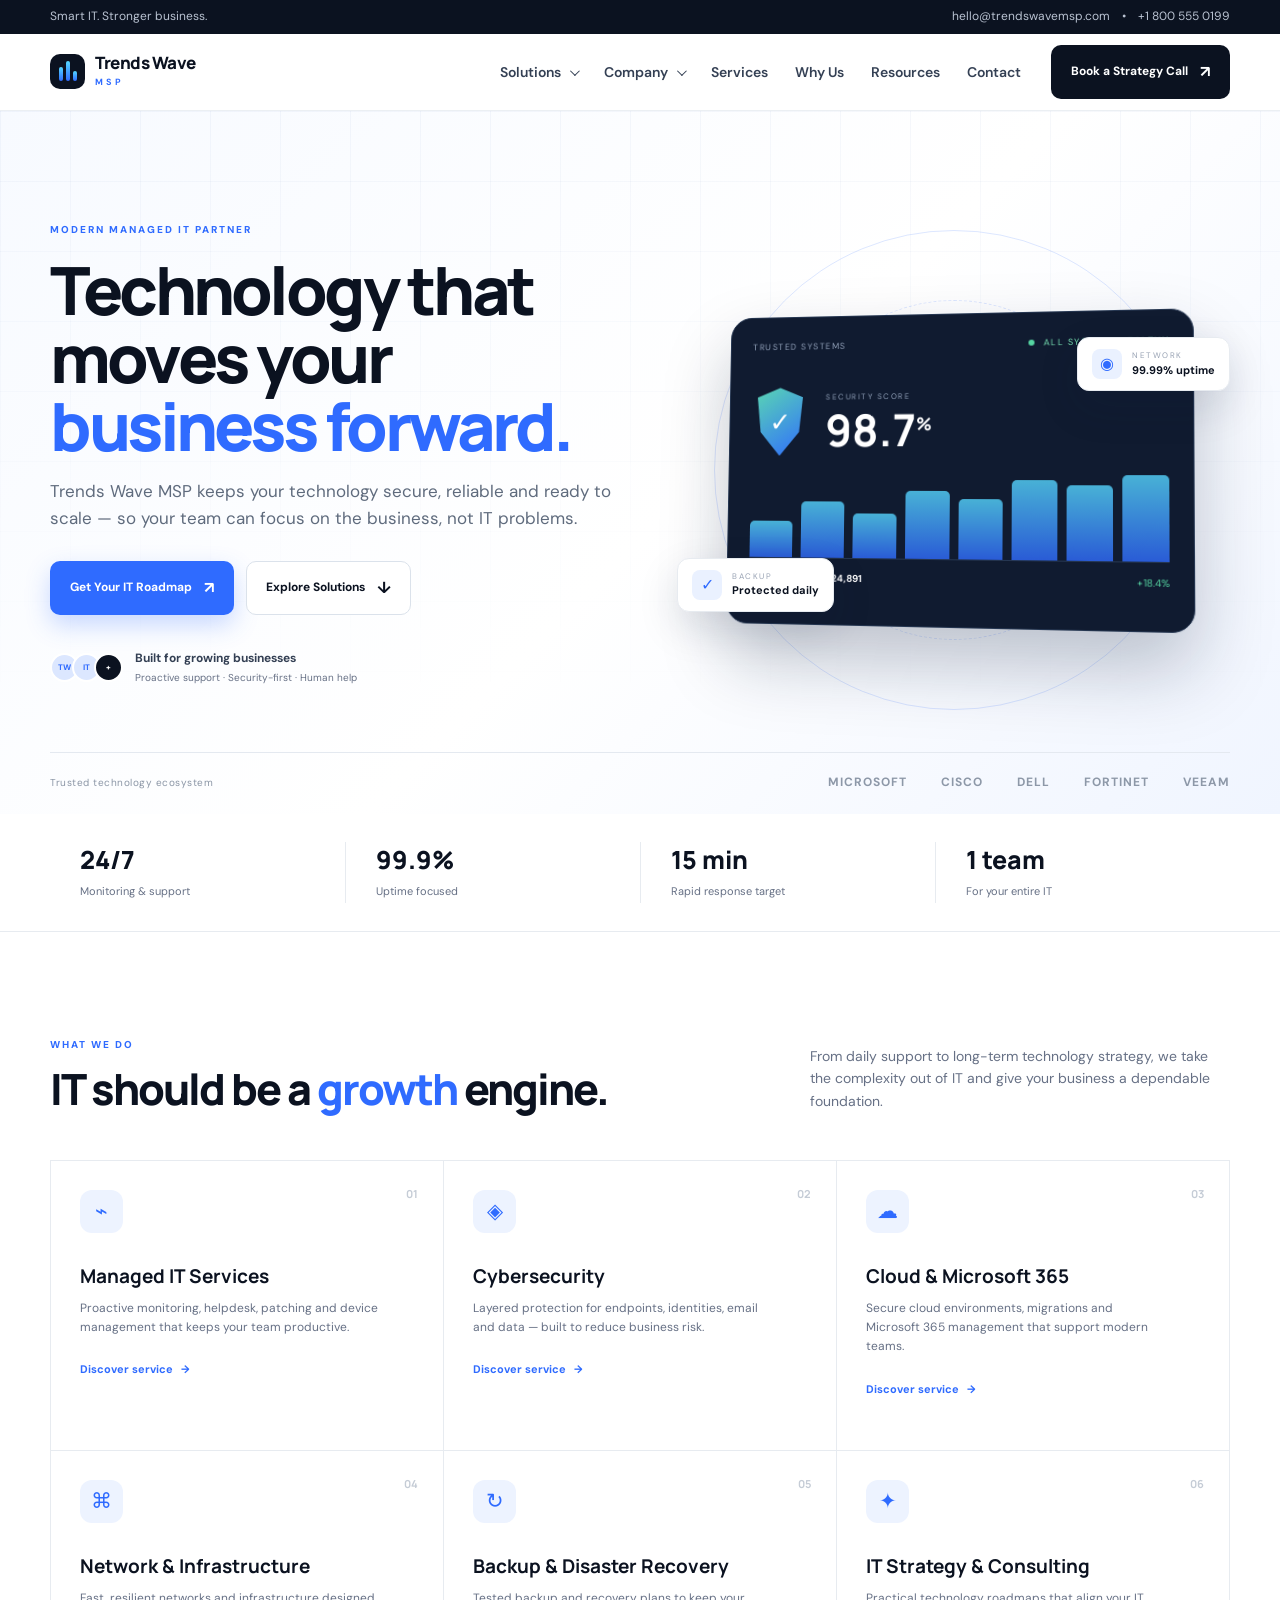
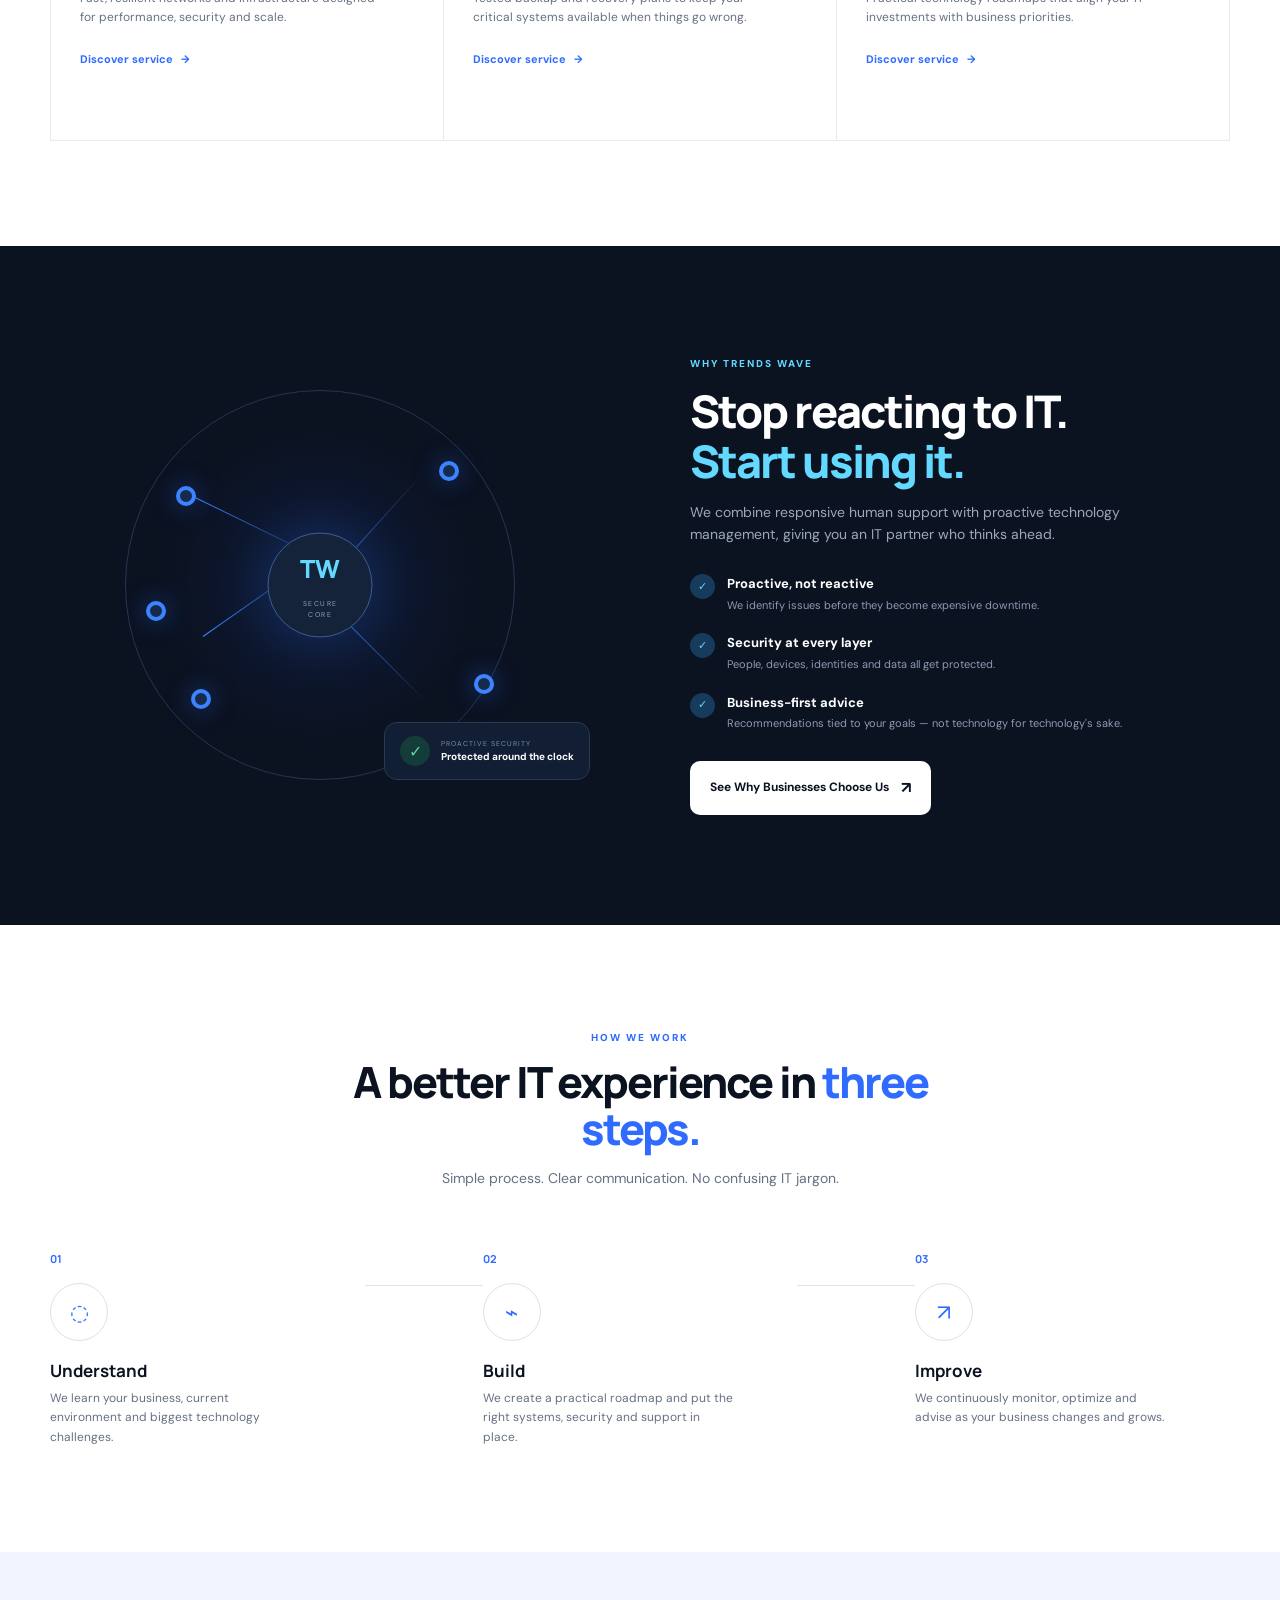
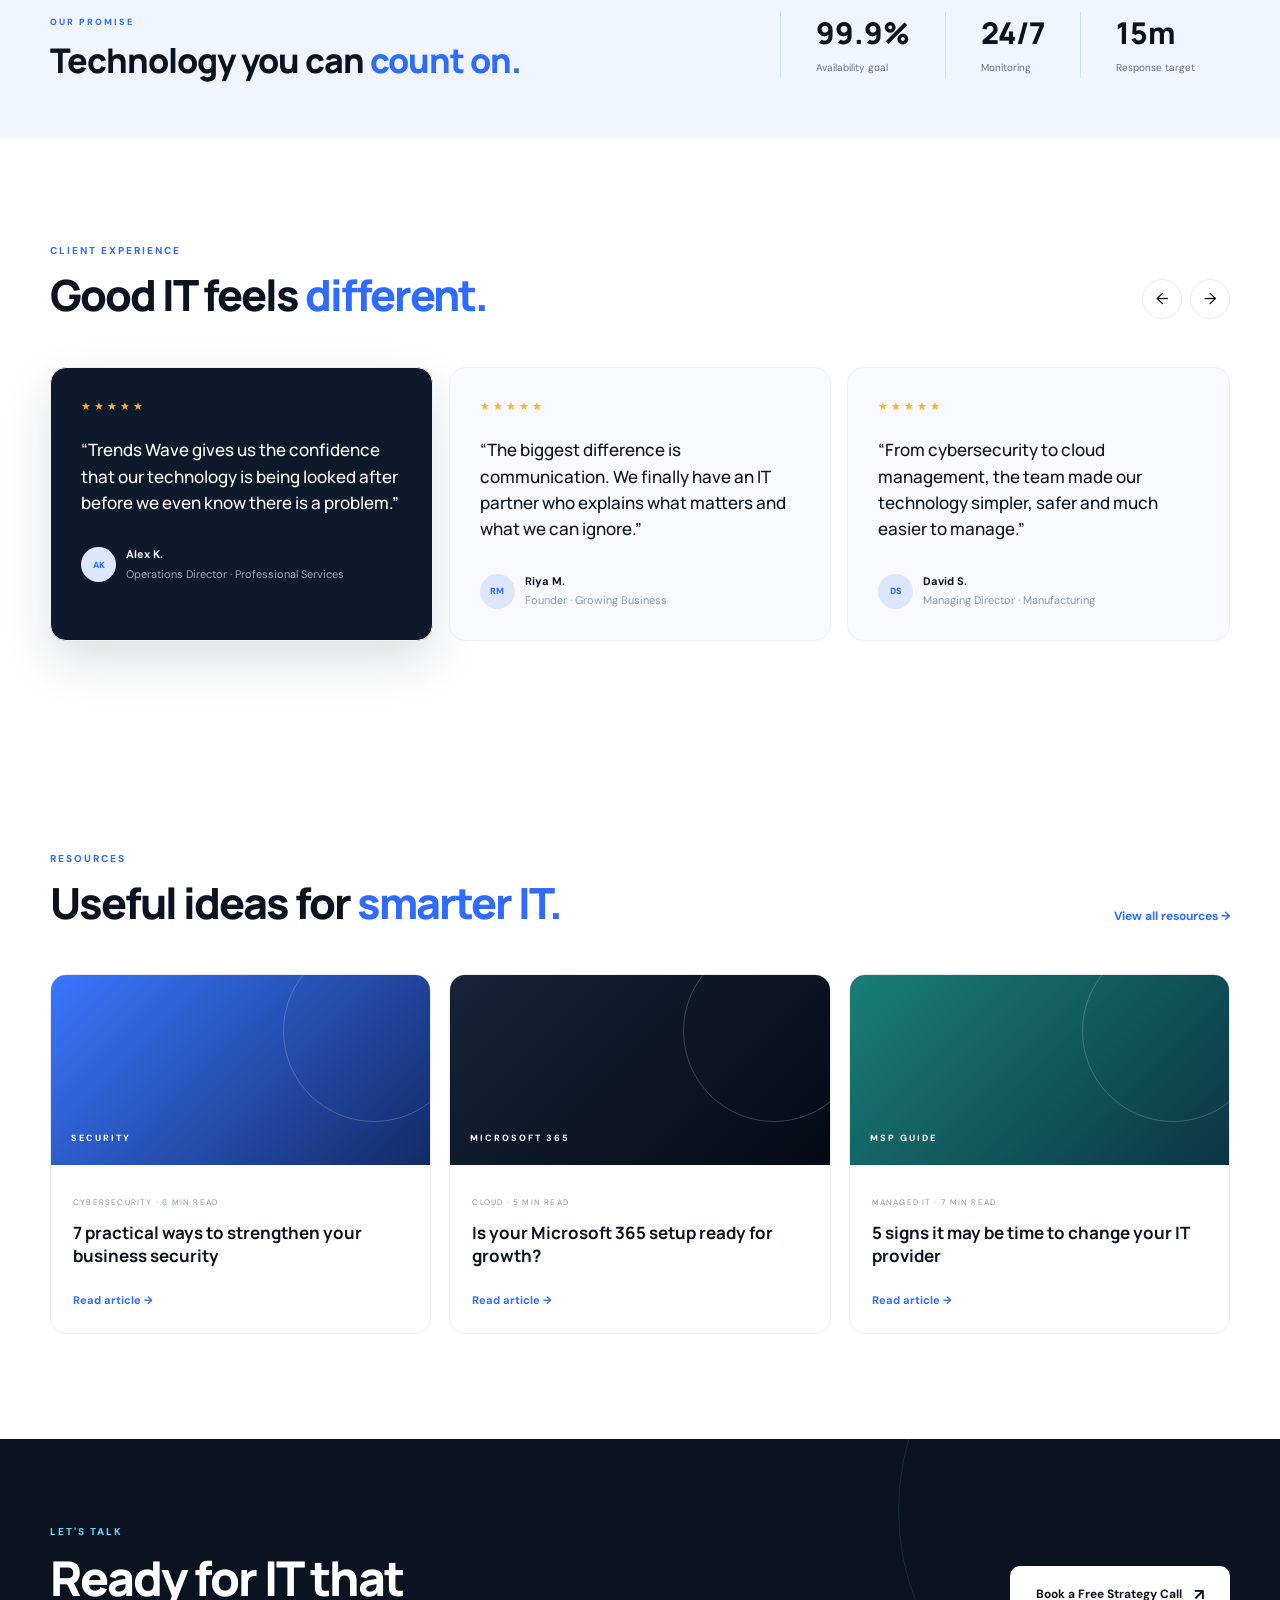
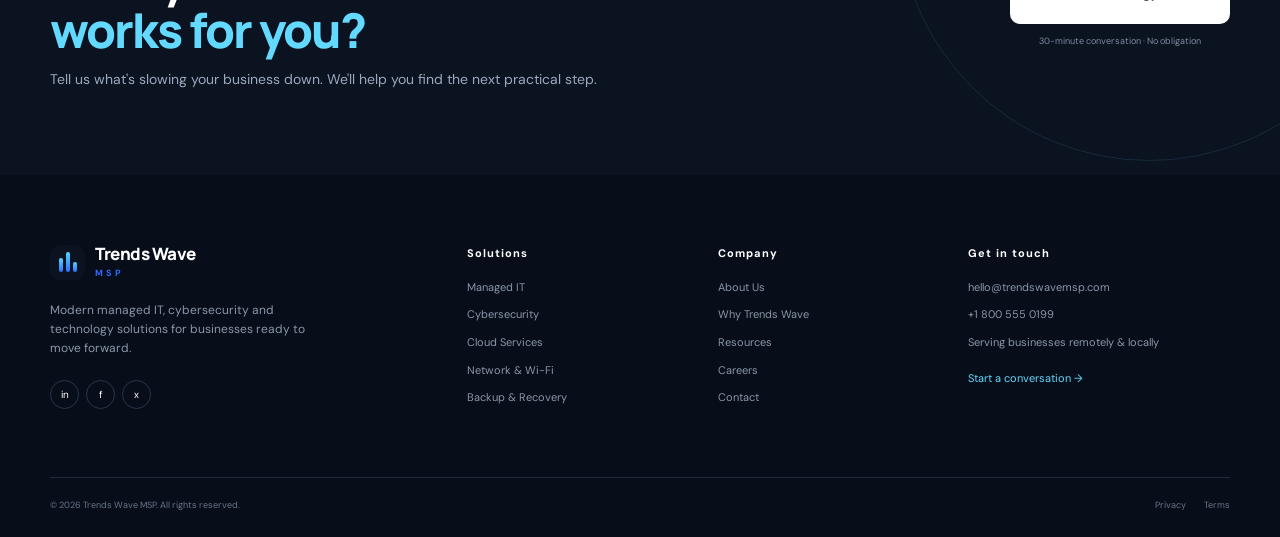
<file: index.html>
<!DOCTYPE html>
<html lang="en">
<head>
  <meta charset="UTF-8">
  <meta name="viewport" content="width=device-width, initial-scale=1.0">
  <meta name="description" content="Trends Wave MSP — proactive managed IT, cybersecurity, cloud and technology solutions for growing businesses.">
  <title>Trends Wave MSP | Managed IT & Cybersecurity</title>
  <link rel="preconnect" href="https://fonts.googleapis.com">
  <link rel="preconnect" href="https://fonts.gstatic.com" crossorigin>
  <link href="https://fonts.googleapis.com/css2?family=DM+Sans:wght@400;500;600;700&family=Manrope:wght@500;600;700;800&display=swap" rel="stylesheet">
  <link rel="stylesheet" href="style.css">
</head>
<body>

<div class="topbar">
  <div class="container topbar-inner">
    <span>Smart IT. Stronger business.</span>
    <div class="top-links">
      <a href="mailto:hello@trendswavemsp.com">hello@trendswavemsp.com</a>
      <span>•</span>
      <a href="tel:+18005550199">+1 800 555 0199</a>
    </div>
  </div>
</div>

<header class="site-header" id="siteHeader">
  <div class="container nav-wrap">
    <a class="brand" href="#">
      <span class="brand-mark"><i></i><i></i><i></i></span>
      <span><strong>Trends Wave</strong><small>MSP</small></span>
    </a>

    <button class="mobile-toggle" aria-label="Open menu" aria-expanded="false">
      <span></span><span></span><span></span>
    </button>

    <nav class="main-nav" aria-label="Primary navigation">
      <div class="nav-item mega-trigger">
        <button class="nav-button">Solutions <span class="chevron" aria-hidden="true"></span></button>
        <div class="mega-menu">
          <div class="mega-intro">
            <span class="eyebrow">OUR SOLUTIONS</span>
            <h3>Technology that works <em>for</em> your business.</h3>
            <p>Proactive IT, security and cloud services designed around your people, goals and growth.</p>
            <a href="contact.html" class="text-link">Explore all solutions <span>→</span></a>
          </div>
          <div class="mega-grid">
            <a href="services.html" class="mega-card">
              <span class="icon-box">⌁</span><span><strong>Managed IT</strong><small>24/7 monitoring & support</small></span>
            </a>
            <a href="services.html" class="mega-card">
              <span class="icon-box">◈</span><span><strong>Cybersecurity</strong><small>Protect people & data</small></span>
            </a>
            <a href="services.html" class="mega-card">
              <span class="icon-box">☁</span><span><strong>Cloud Services</strong><small>Microsoft 365 & cloud</small></span>
            </a>
            <a href="services.html" class="mega-card">
              <span class="icon-box">⌘</span><span><strong>Network & Wi-Fi</strong><small>Reliable connectivity</small></span>
            </a>
            <a href="services.html" class="mega-card">
              <span class="icon-box">↻</span><span><strong>Backup & Recovery</strong><small>Stay ready for disruption</small></span>
            </a>
            <a href="services.html" class="mega-card">
              <span class="icon-box">✦</span><span><strong>IT Consulting</strong><small>Strategy & technology roadmap</small></span>
            </a>
          </div>
        </div>
      </div>

      <div class="nav-item short-trigger">
        <button class="nav-button">Company <span class="chevron" aria-hidden="true"></span></button>
        <div class="short-menu">
          <a href="about.html#why">Why Trends Wave</a>
          <a href="about.html#process">How We Work</a>
          <a href="about.html#testimonials">Client Stories</a>
          <a href="contact.html">Contact Us</a>
        </div>
      </div>

      <a href="services.html">Services</a>
      <a href="about.html#why">Why Us</a>
      <a href="resources.html">Resources</a>
      <a href="contact.html">Contact</a>
    </nav>

    <a class="btn btn-dark nav-cta" href="contact.html">Book a Strategy Call <span>↗</span></a>
  </div>
</header>

<main>
  <section class="hero">
    <div class="hero-grid"></div>
    <div class="container hero-inner">
      <div class="hero-copy">
        <div class="eyebrow"><span class="pulse"></span> MODERN MANAGED IT PARTNER</div>
        <h1>Technology that moves your <span>business forward.</span></h1>
        <p>Trends Wave MSP keeps your technology secure, reliable and ready to scale — so your team can focus on the business, not IT problems.</p>
        <div class="hero-actions">
          <a href="contact.html" class="btn btn-primary">Get Your IT Roadmap <span>↗</span></a>
          <a href="services.html" class="btn btn-ghost">Explore Solutions <span>↓</span></a>
        </div>
        <div class="hero-note">
          <div class="avatar-stack"><span>TW</span><span>IT</span><span>+</span></div>
          <p><strong>Built for growing businesses</strong><br><small>Proactive support · Security-first · Human help</small></p>
        </div>
      </div>

      <div class="hero-visual">
        <div class="orbit orbit-one"></div>
        <div class="orbit orbit-two"></div>
        <div class="dashboard">
          <div class="dash-top"><span>TRUSTED SYSTEMS</span><span class="status"><i></i> ALL SYSTEMS HEALTHY</span></div>
          <div class="dash-main">
            <div class="shield">✓</div>
            <div><small>SECURITY SCORE</small><strong>98.7<sup>%</sup></strong></div>
          </div>
          <div class="dash-bars">
            <span style="height:45%"></span><span style="height:68%"></span><span style="height:54%"></span><span style="height:82%"></span><span style="height:72%"></span><span style="height:94%"></span><span style="height:88%"></span><span style="height:100%"></span>
          </div>
          <div class="dash-bottom"><span>Threats blocked</span><strong>24,891</strong><span class="up">+18.4%</span></div>
        </div>
        <div class="float-card float-one"><span class="mini-icon">◉</span><div><small>NETWORK</small><strong>99.99% uptime</strong></div></div>
        <div class="float-card float-two"><span class="mini-icon">✓</span><div><small>BACKUP</small><strong>Protected daily</strong></div></div>
      </div>
    </div>
    <div class="hero-bottom container">
      <span>Trusted technology ecosystem</span>
      <div class="partner-row"><b>MICROSOFT</b><b>CISCO</b><b>DELL</b><b>FORTINET</b><b>VEEAM</b></div>
    </div>
  </section>

  <section class="trust-strip">
    <div class="container trust-grid">
      <div><strong>24/7</strong><span>Monitoring & support</span></div>
      <div><strong>99.9%</strong><span>Uptime focused</span></div>
      <div><strong>15 min</strong><span>Rapid response target</span></div>
      <div><strong>1 team</strong><span>For your entire IT</span></div>
    </div>
  </section>

  <section class="section services reveal" id="services">
    <div class="container">
      <div class="section-head">
        <div>
          <span class="eyebrow">WHAT WE DO</span>
          <h2>IT should be a <em>growth</em> engine.</h2>
        </div>
        <p>From daily support to long-term technology strategy, we take the complexity out of IT and give your business a dependable foundation.</p>
      </div>

      <div class="service-grid">
        <article class="service-card reveal-child featured">
          <div class="service-number">01</div><span class="service-icon">⌁</span>
          <h3>Managed IT Services</h3>
          <p>Proactive monitoring, helpdesk, patching and device management that keeps your team productive.</p>
          <a href="#">Discover service <span>→</span></a>
        </article>
        <article class="service-card reveal-child">
          <div class="service-number">02</div><span class="service-icon">◈</span>
          <h3>Cybersecurity</h3>
          <p>Layered protection for endpoints, identities, email and data — built to reduce business risk.</p>
          <a href="#">Discover service <span>→</span></a>
        </article>
        <article class="service-card reveal-child">
          <div class="service-number">03</div><span class="service-icon">☁</span>
          <h3>Cloud & Microsoft 365</h3>
          <p>Secure cloud environments, migrations and Microsoft 365 management that support modern teams.</p>
          <a href="#">Discover service <span>→</span></a>
        </article>
        <article class="service-card reveal-child">
          <div class="service-number">04</div><span class="service-icon">⌘</span>
          <h3>Network & Infrastructure</h3>
          <p>Fast, resilient networks and infrastructure designed for performance, security and scale.</p>
          <a href="#">Discover service <span>→</span></a>
        </article>
        <article class="service-card reveal-child">
          <div class="service-number">05</div><span class="service-icon">↻</span>
          <h3>Backup & Disaster Recovery</h3>
          <p>Tested backup and recovery plans to keep your critical systems available when things go wrong.</p>
          <a href="#">Discover service <span>→</span></a>
        </article>
        <article class="service-card reveal-child">
          <div class="service-number">06</div><span class="service-icon">✦</span>
          <h3>IT Strategy & Consulting</h3>
          <p>Practical technology roadmaps that align your IT investments with business priorities.</p>
          <a href="#">Discover service <span>→</span></a>
        </article>
      </div>
    </div>
  </section>

  <section class="dark-section reveal" id="why">
    <div class="container why-grid">
      <div class="why-visual">
        <div class="network-map">
          <span class="node n1"></span><span class="node n2"></span><span class="node n3"></span><span class="node n4"></span><span class="node n5"></span>
          <span class="line l1"></span><span class="line l2"></span><span class="line l3"></span><span class="line l4"></span>
          <div class="core"><span>TW</span><small>SECURE<br>CORE</small></div>
        </div>
        <div class="security-badge"><span>✓</span><div><small>PROACTIVE SECURITY</small><strong>Protected around the clock</strong></div></div>
      </div>
      <div class="why-copy">
        <span class="eyebrow light">WHY TRENDS WAVE</span>
        <h2>Stop reacting to IT.<br><span>Start using it.</span></h2>
        <p>We combine responsive human support with proactive technology management, giving you an IT partner who thinks ahead.</p>
        <div class="check-list">
          <div><i>✓</i><span><strong>Proactive, not reactive</strong><small>We identify issues before they become expensive downtime.</small></span></div>
          <div><i>✓</i><span><strong>Security at every layer</strong><small>People, devices, identities and data all get protected.</small></span></div>
          <div><i>✓</i><span><strong>Business-first advice</strong><small>Recommendations tied to your goals — not technology for technology's sake.</small></span></div>
        </div>
        <a href="contact.html" class="btn btn-light">See Why Businesses Choose Us <span>↗</span></a>
      </div>
    </div>
  </section>

  <section class="section process reveal" id="process">
    <div class="container">
      <div class="section-head centered">
        <span class="eyebrow">HOW WE WORK</span>
        <h2>A better IT experience in <em>three steps.</em></h2>
        <p>Simple process. Clear communication. No confusing IT jargon.</p>
      </div>
      <div class="steps">
        <div class="step"><span>01</span><div class="step-icon">◌</div><h3>Understand</h3><p>We learn your business, current environment and biggest technology challenges.</p></div>
        <div class="step-line"></div>
        <div class="step"><span>02</span><div class="step-icon">⌁</div><h3>Build</h3><p>We create a practical roadmap and put the right systems, security and support in place.</p></div>
        <div class="step-line"></div>
        <div class="step"><span>03</span><div class="step-icon">↗</div><h3>Improve</h3><p>We continuously monitor, optimize and advise as your business changes and grows.</p></div>
      </div>
    </div>
  </section>

  <section class="metrics reveal">
    <div class="container metrics-inner">
      <div><small>OUR PROMISE</small><h2>Technology you can <span>count on.</span></h2></div>
      <div class="metric-list"><div><strong>99.9%</strong><span>Availability goal</span></div><div><strong>24/7</strong><span>Monitoring</span></div><div><strong>15m</strong><span>Response target</span></div></div>
    </div>
  </section>

  <section class="section testimonials reveal" id="testimonials">
    <div class="container">
      <div class="section-head">
        <div><span class="eyebrow">CLIENT EXPERIENCE</span><h2>Good IT feels <em>different.</em></h2></div>
        <div class="slider-controls"><button class="prev">←</button><button class="next">→</button></div>
      </div>
      <div class="testimonial-track">
        <article class="quote-card reveal-child active"><div class="stars">★★★★★</div><p>“Trends Wave gives us the confidence that our technology is being looked after before we even know there is a problem.”</p><div class="person"><span>AK</span><div><strong>Alex K.</strong><small>Operations Director · Professional Services</small></div></div></article>
        <article class="quote-card reveal-child"><div class="stars">★★★★★</div><p>“The biggest difference is communication. We finally have an IT partner who explains what matters and what we can ignore.”</p><div class="person"><span>RM</span><div><strong>Riya M.</strong><small>Founder · Growing Business</small></div></div></article>
        <article class="quote-card reveal-child"><div class="stars">★★★★★</div><p>“From cybersecurity to cloud management, the team made our technology simpler, safer and much easier to manage.”</p><div class="person"><span>DS</span><div><strong>David S.</strong><small>Managing Director · Manufacturing</small></div></div></article>
      </div>
    </div>
  </section>

  <section class="resources section reveal" id="resources">
    <div class="container">
      <div class="section-head"><div><span class="eyebrow">RESOURCES</span><h2>Useful ideas for <em>smarter IT.</em></h2></div><a class="text-link" href="#">View all resources →</a></div>
      <div class="resource-grid">
        <article class="reveal-child"><div class="resource-image blue"><span>SECURITY</span></div><div class="resource-content"><small>CYBERSECURITY · 6 MIN READ</small><h3>7 practical ways to strengthen your business security</h3><a href="#">Read article →</a></div></article>
        <article class="reveal-child"><div class="resource-image dark"><span>MICROSOFT 365</span></div><div class="resource-content"><small>CLOUD · 5 MIN READ</small><h3>Is your Microsoft 365 setup ready for growth?</h3><a href="#">Read article →</a></div></article>
        <article class="reveal-child"><div class="resource-image green"><span>MSP GUIDE</span></div><div class="resource-content"><small>MANAGED IT · 7 MIN READ</small><h3>5 signs it may be time to change your IT provider</h3><a href="#">Read article →</a></div></article>
      </div>
    </div>
  </section>

  <section class="cta reveal" id="contact">
    <div class="container cta-inner">
      <div><span class="eyebrow light">LET'S TALK</span><h2>Ready for IT that<br><span>works for you?</span></h2><p>Tell us what's slowing your business down. We'll help you find the next practical step.</p></div>
      <div class="cta-action"><a href="#" class="btn btn-light">Book a Free Strategy Call <span>↗</span></a><small>30-minute conversation · No obligation</small></div>
    </div>
  </section>
</main>

<footer class="footer">
  <div class="container footer-grid">
    <div class="footer-brand"><a class="brand" href="#"><span class="brand-mark"><i></i><i></i><i></i></span><span><strong>Trends Wave</strong><small>MSP</small></span></a><p>Modern managed IT, cybersecurity and technology solutions for businesses ready to move forward.</p><div class="socials"><a href="#">in</a><a href="#">f</a><a href="#">x</a></div></div>
    <div><h4>Solutions</h4><a href="#">Managed IT</a><a href="#">Cybersecurity</a><a href="#">Cloud Services</a><a href="#">Network & Wi-Fi</a><a href="#">Backup & Recovery</a></div>
    <div><h4>Company</h4><a href="#">About Us</a><a href="#">Why Trends Wave</a><a href="#">Resources</a><a href="#">Careers</a><a href="#">Contact</a></div>
    <div><h4>Get in touch</h4><p class="contact-line">hello@trendswavemsp.com</p><p class="contact-line">+1 800 555 0199</p><p class="contact-line">Serving businesses remotely & locally</p><a class="footer-cta" href="contact.html">Start a conversation →</a></div>
  </div>
  <div class="container footer-bottom"><span>© 2026 Trends Wave MSP. All rights reserved.</span><div><a href="#">Privacy</a><a href="#">Terms</a></div></div>
</footer>

<button class="back-top" aria-label="Back to top">↑</button>
<script src="script.js"></script>
</body>
</html>
</file>
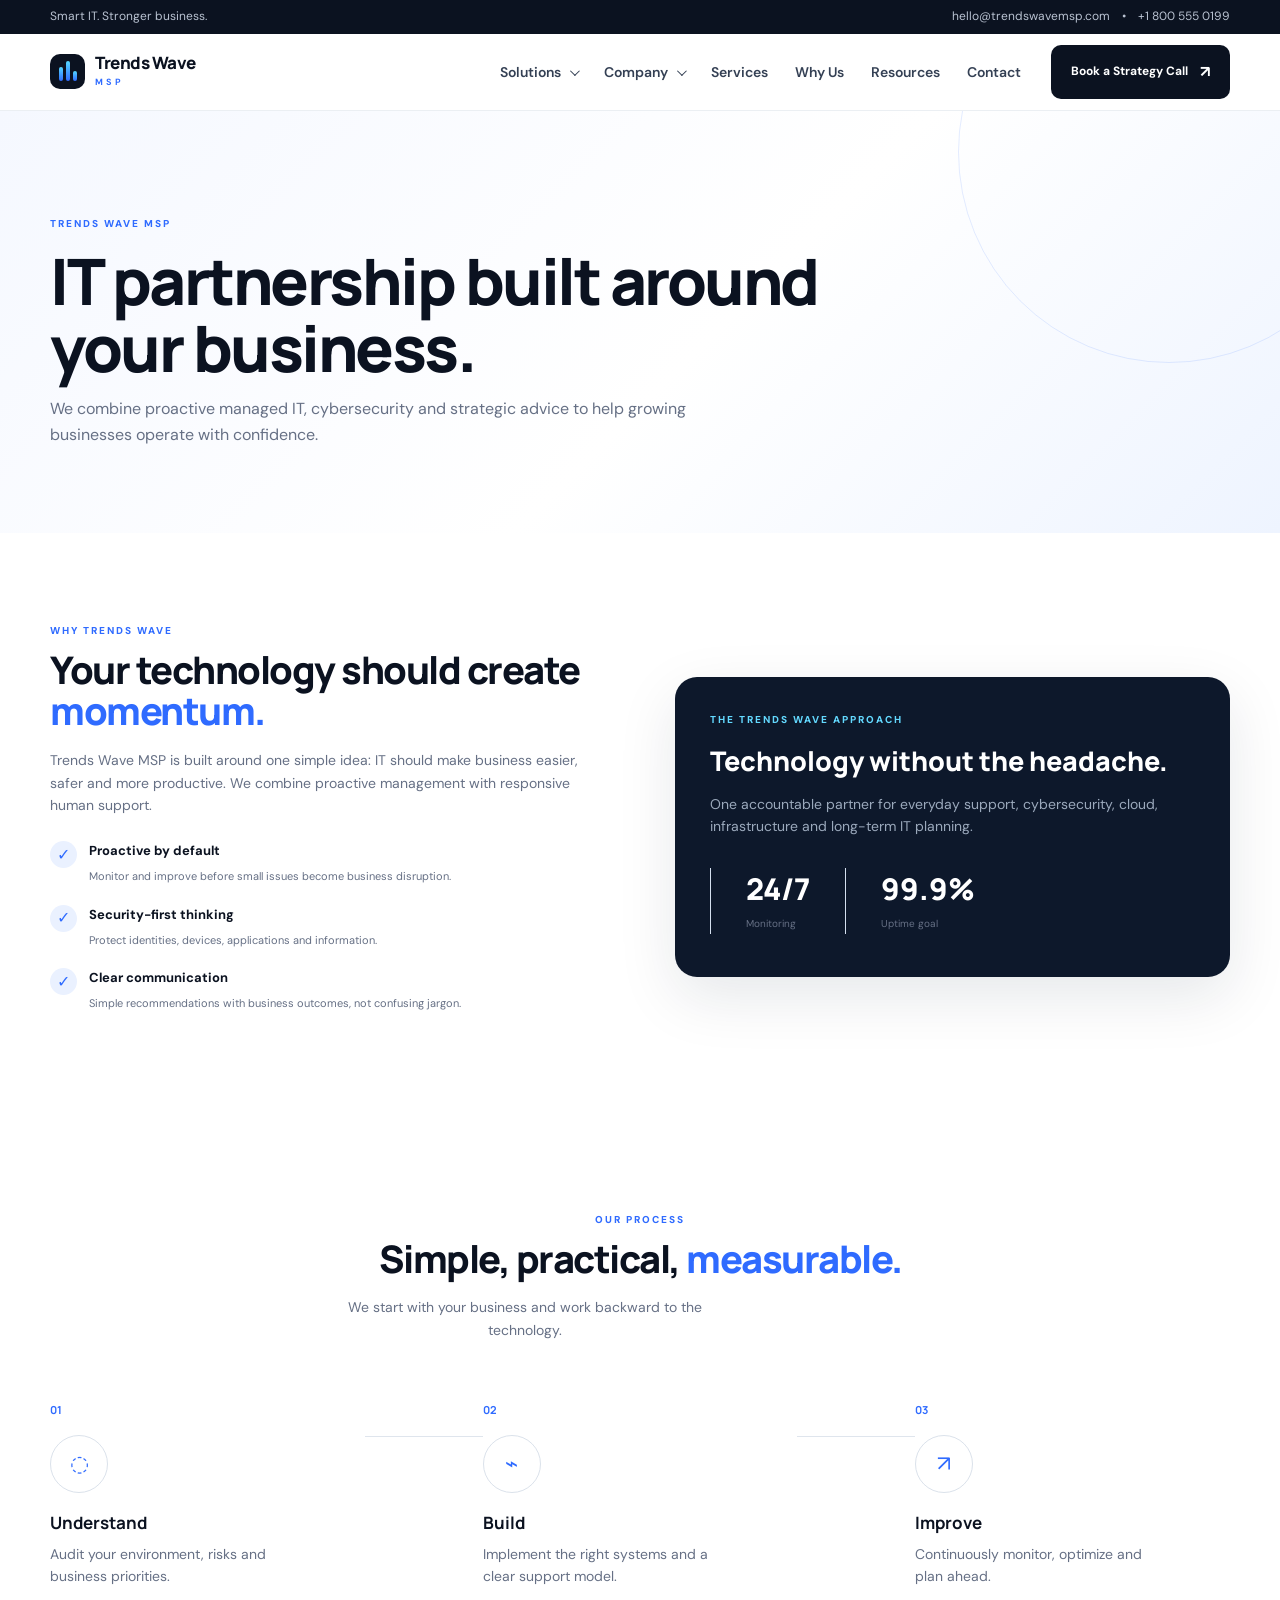
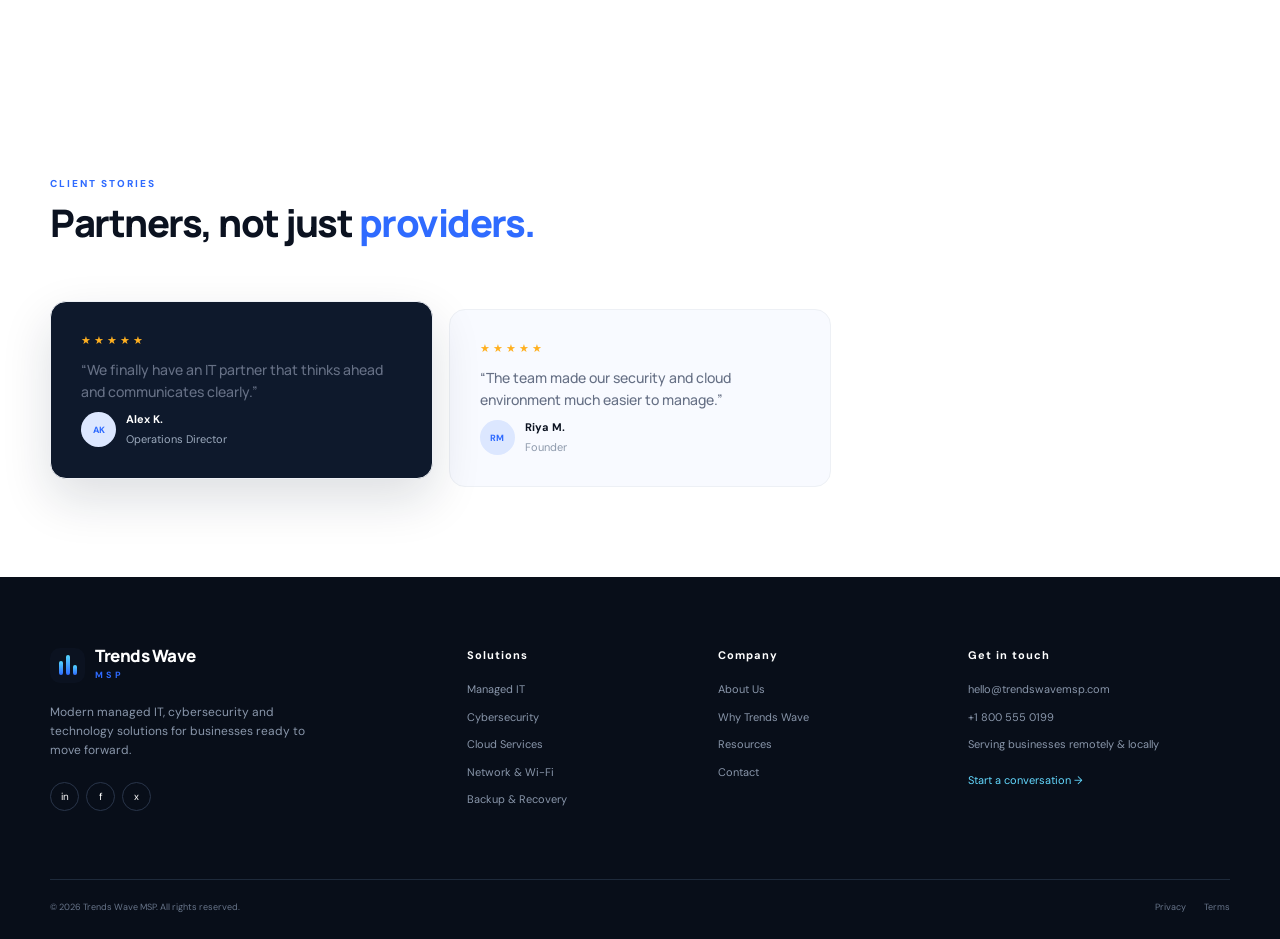
<file: about.html>
<!DOCTYPE html><html lang="en"><head><meta charset="UTF-8"><meta name="viewport" content="width=device-width, initial-scale=1.0"><meta name="description" content="Learn about the Trends Wave MSP approach and why businesses choose a proactive technology partner."><title>About Us | Trends Wave MSP</title><link rel="preconnect" href="https://fonts.googleapis.com"><link rel="preconnect" href="https://fonts.gstatic.com" crossorigin><link href="https://fonts.googleapis.com/css2?family=DM+Sans:wght@400;500;600;700&family=Manrope:wght@500;600;700;800&display=swap" rel="stylesheet"><link rel="stylesheet" href="style.css"></head><body><div class="topbar"><div class="container topbar-inner"><span>Smart IT. Stronger business.</span><div class="top-links"><a href="mailto:hello@trendswavemsp.com">hello@trendswavemsp.com</a><span>•</span><a href="tel:+18005550199">+1 800 555 0199</a></div></div></div><header class="site-header" id="siteHeader"><div class="container nav-wrap"><a class="brand" href="index.html"><span class="brand-mark"><i></i><i></i><i></i></span><span><strong>Trends Wave</strong><small>MSP</small></span></a><button class="mobile-toggle" aria-label="Open menu" aria-expanded="false"><span></span><span></span><span></span></button><nav class="main-nav" aria-label="Primary navigation"><div class="nav-item mega-trigger"><button class="nav-button">Solutions <span class="chevron" aria-hidden="true"></span></button><div class="mega-menu"><div class="mega-intro"><span class="eyebrow">OUR SOLUTIONS</span><h3>Technology that works <em>for</em> your business.</h3><p>Proactive IT, security and cloud services designed around your people, goals and growth.</p><a href="services.html" class="text-link">Explore all solutions <span>→</span></a></div><div class="mega-grid"><a href="services.html" class="mega-card"><span class="icon-box">⌁</span><span><strong>Managed IT</strong><small>24/7 monitoring & support</small></span></a><a href="services.html#cybersecurity" class="mega-card"><span class="icon-box">◈</span><span><strong>Cybersecurity</strong><small>Protect people & data</small></span></a><a href="services.html#cloud" class="mega-card"><span class="icon-box">☁</span><span><strong>Cloud Services</strong><small>Microsoft 365 & cloud</small></span></a><a href="services.html#network" class="mega-card"><span class="icon-box">⌘</span><span><strong>Network & Wi-Fi</strong><small>Reliable connectivity</small></span></a><a href="services.html#backup" class="mega-card"><span class="icon-box">↻</span><span><strong>Backup & Recovery</strong><small>Stay ready for disruption</small></span></a><a href="services.html#consulting" class="mega-card"><span class="icon-box">✦</span><span><strong>IT Consulting</strong><small>Strategy & technology roadmap</small></span></a></div></div></div><div class="nav-item short-trigger"><button class="nav-button">Company <span class="chevron" aria-hidden="true"></span></button><div class="short-menu"><a href="about.html">About Us</a><a href="about.html#why">Why Trends Wave</a><a href="about.html#process">How We Work</a><a href="about.html#testimonials">Client Stories</a></div></div><a href="services.html">Services</a><a href="about.html">Why Us</a><a href="resources.html">Resources</a><a href="contact.html">Contact</a></nav><a class="btn btn-dark nav-cta" href="contact.html">Book a Strategy Call <span>↗</span></a></div></header><main><section class="inner-hero"><div class="container"><span class="eyebrow">TRENDS WAVE MSP</span><h1>IT partnership built around your business.</h1><p>We combine proactive managed IT, cybersecurity and strategic advice to help growing businesses operate with confidence.</p></div></section><section class="page-content reveal" id="why"><div class="container two-col"><div><span class="eyebrow">WHY TRENDS WAVE</span><h2>Your technology should create <em>momentum.</em></h2><p>Trends Wave MSP is built around one simple idea: IT should make business easier, safer and more productive. We combine proactive management with responsive human support.</p><div class="feature-list"><div><i>✓</i><span><strong>Proactive by default</strong><small>Monitor and improve before small issues become business disruption.</small></span></div><div><i>✓</i><span><strong>Security-first thinking</strong><small>Protect identities, devices, applications and information.</small></span></div><div><i>✓</i><span><strong>Clear communication</strong><small>Simple recommendations with business outcomes, not confusing jargon.</small></span></div></div></div><div class="page-panel"><span class="eyebrow">THE TRENDS WAVE APPROACH</span><h3>Technology without the headache.</h3><p>One accountable partner for everyday support, cybersecurity, cloud, infrastructure and long-term IT planning.</p><div class="metric-list"><div><strong>24/7</strong><span>Monitoring</span></div><div><strong>99.9%</strong><span>Uptime goal</span></div></div></div></div></section><section class="page-content" id="process"><div class="container"><div class="section-head centered"><span class="eyebrow">OUR PROCESS</span><h2>Simple, practical, <em>measurable.</em></h2><p>We start with your business and work backward to the technology.</p></div><div class="steps"><div class="step"><span>01</span><div class="step-icon">◌</div><h3>Understand</h3><p>Audit your environment, risks and business priorities.</p></div><div class="step-line"></div><div class="step"><span>02</span><div class="step-icon">⌁</div><h3>Build</h3><p>Implement the right systems and a clear support model.</p></div><div class="step-line"></div><div class="step"><span>03</span><div class="step-icon">↗</div><h3>Improve</h3><p>Continuously monitor, optimize and plan ahead.</p></div></div></div></section><section class="page-content" id="testimonials"><div class="container"><div class="section-head"><div><span class="eyebrow">CLIENT STORIES</span><h2>Partners, not just <em>providers.</em></h2></div></div><div class="testimonial-track"><article class="quote-card active"><div class="stars">★★★★★</div><p>“We finally have an IT partner that thinks ahead and communicates clearly.”</p><div class="person"><span>AK</span><div><strong>Alex K.</strong><small>Operations Director</small></div></div></article><article class="quote-card"><div class="stars">★★★★★</div><p>“The team made our security and cloud environment much easier to manage.”</p><div class="person"><span>RM</span><div><strong>Riya M.</strong><small>Founder</small></div></div></article></div></div></section></main><footer class="footer"><div class="container footer-grid"><div class="footer-brand"><a class="brand" href="index.html"><span class="brand-mark"><i></i><i></i><i></i></span><span><strong>Trends Wave</strong><small>MSP</small></span></a><p>Modern managed IT, cybersecurity and technology solutions for businesses ready to move forward.</p><div class="socials"><a href="#">in</a><a href="#">f</a><a href="#">x</a></div></div><div><h4>Solutions</h4><a href="services.html">Managed IT</a><a href="services.html#cybersecurity">Cybersecurity</a><a href="services.html#cloud">Cloud Services</a><a href="services.html#network">Network & Wi-Fi</a><a href="services.html#backup">Backup & Recovery</a></div><div><h4>Company</h4><a href="about.html">About Us</a><a href="about.html#why">Why Trends Wave</a><a href="resources.html">Resources</a><a href="contact.html">Contact</a></div><div><h4>Get in touch</h4><p class="contact-line">hello@trendswavemsp.com</p><p class="contact-line">+1 800 555 0199</p><p class="contact-line">Serving businesses remotely & locally</p><a class="footer-cta" href="contact.html">Start a conversation →</a></div></div><div class="container footer-bottom"><span>© 2026 Trends Wave MSP. All rights reserved.</span><div><a href="#">Privacy</a><a href="#">Terms</a></div></div></footer><button class="back-top" aria-label="Back to top">↑</button><script src="script.js"></script></body></html>
</file>
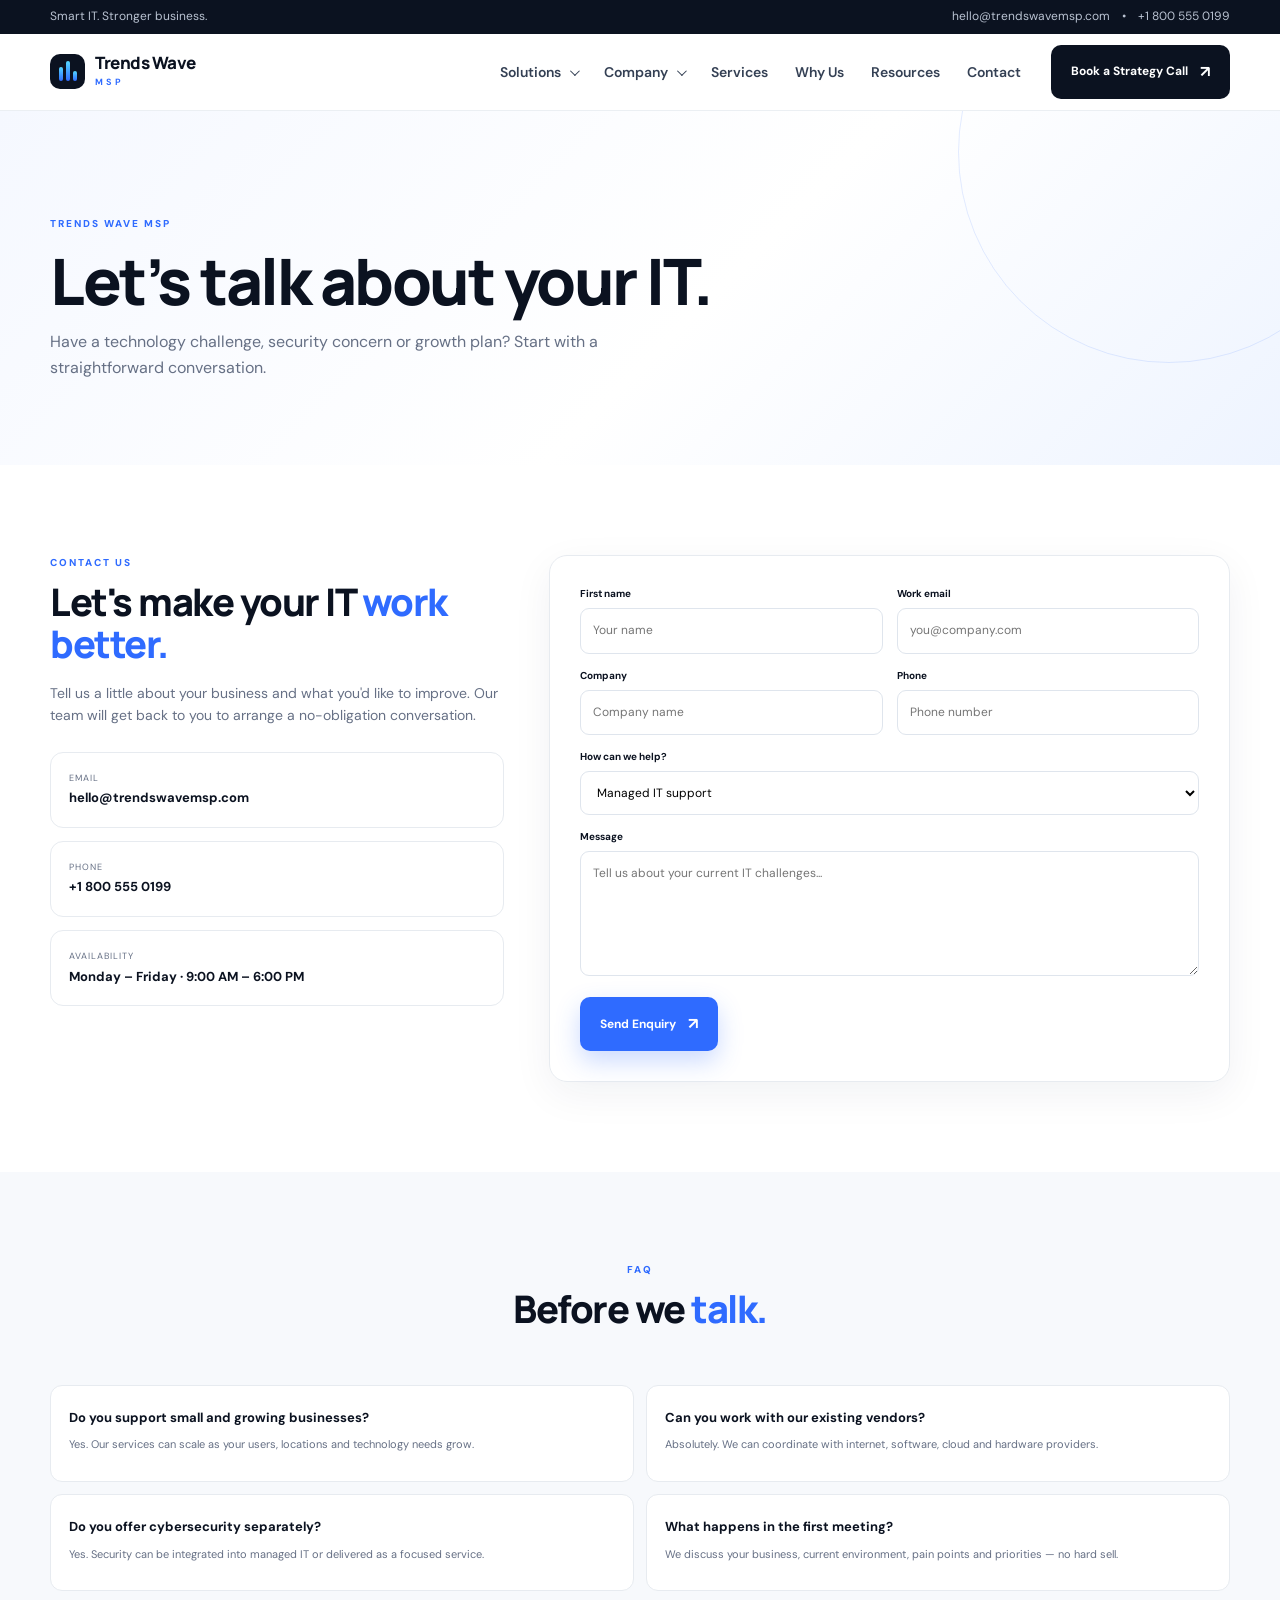
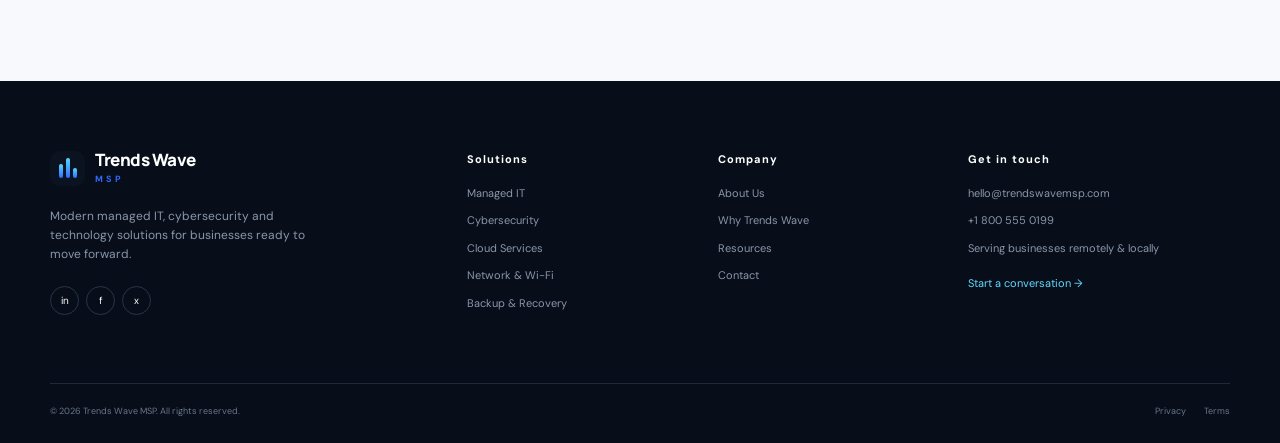
<file: contact.html>
<!DOCTYPE html><html lang="en"><head><meta charset="UTF-8"><meta name="viewport" content="width=device-width, initial-scale=1.0"><meta name="description" content="Contact Trends Wave MSP for managed IT, cybersecurity, cloud and technology consulting."><title>Contact Us | Trends Wave MSP</title><link rel="preconnect" href="https://fonts.googleapis.com"><link rel="preconnect" href="https://fonts.gstatic.com" crossorigin><link href="https://fonts.googleapis.com/css2?family=DM+Sans:wght@400;500;600;700&family=Manrope:wght@500;600;700;800&display=swap" rel="stylesheet"><link rel="stylesheet" href="style.css"></head><body><div class="topbar"><div class="container topbar-inner"><span>Smart IT. Stronger business.</span><div class="top-links"><a href="mailto:hello@trendswavemsp.com">hello@trendswavemsp.com</a><span>•</span><a href="tel:+18005550199">+1 800 555 0199</a></div></div></div><header class="site-header" id="siteHeader"><div class="container nav-wrap"><a class="brand" href="index.html"><span class="brand-mark"><i></i><i></i><i></i></span><span><strong>Trends Wave</strong><small>MSP</small></span></a><button class="mobile-toggle" aria-label="Open menu" aria-expanded="false"><span></span><span></span><span></span></button><nav class="main-nav" aria-label="Primary navigation"><div class="nav-item mega-trigger"><button class="nav-button">Solutions <span class="chevron" aria-hidden="true"></span></button><div class="mega-menu"><div class="mega-intro"><span class="eyebrow">OUR SOLUTIONS</span><h3>Technology that works <em>for</em> your business.</h3><p>Proactive IT, security and cloud services designed around your people, goals and growth.</p><a href="services.html" class="text-link">Explore all solutions <span>→</span></a></div><div class="mega-grid"><a href="services.html" class="mega-card"><span class="icon-box">⌁</span><span><strong>Managed IT</strong><small>24/7 monitoring & support</small></span></a><a href="services.html#cybersecurity" class="mega-card"><span class="icon-box">◈</span><span><strong>Cybersecurity</strong><small>Protect people & data</small></span></a><a href="services.html#cloud" class="mega-card"><span class="icon-box">☁</span><span><strong>Cloud Services</strong><small>Microsoft 365 & cloud</small></span></a><a href="services.html#network" class="mega-card"><span class="icon-box">⌘</span><span><strong>Network & Wi-Fi</strong><small>Reliable connectivity</small></span></a><a href="services.html#backup" class="mega-card"><span class="icon-box">↻</span><span><strong>Backup & Recovery</strong><small>Stay ready for disruption</small></span></a><a href="services.html#consulting" class="mega-card"><span class="icon-box">✦</span><span><strong>IT Consulting</strong><small>Strategy & technology roadmap</small></span></a></div></div></div><div class="nav-item short-trigger"><button class="nav-button">Company <span class="chevron" aria-hidden="true"></span></button><div class="short-menu"><a href="about.html">About Us</a><a href="about.html#why">Why Trends Wave</a><a href="about.html#process">How We Work</a><a href="about.html#testimonials">Client Stories</a></div></div><a href="services.html">Services</a><a href="about.html">Why Us</a><a href="resources.html">Resources</a><a href="contact.html">Contact</a></nav><a class="btn btn-dark nav-cta" href="contact.html">Book a Strategy Call <span>↗</span></a></div></header><main><section class="inner-hero"><div class="container"><span class="eyebrow">TRENDS WAVE MSP</span><h1>Let’s talk about your IT.</h1><p>Have a technology challenge, security concern or growth plan? Start with a straightforward conversation.</p></div></section><section class="page-content"><div class="container contact-grid"><div><span class="eyebrow">CONTACT US</span><h2>Let's make your IT <em>work better.</em></h2><p>Tell us a little about your business and what you'd like to improve. Our team will get back to you to arrange a no-obligation conversation.</p><div class="contact-cards"><div class="contact-card"><small>EMAIL</small><strong>hello@trendswavemsp.com</strong></div><div class="contact-card"><small>PHONE</small><strong>+1 800 555 0199</strong></div><div class="contact-card"><small>AVAILABILITY</small><strong>Monday – Friday · 9:00 AM – 6:00 PM</strong></div></div></div><form class="contact-form" onsubmit="event.preventDefault(); this.querySelector('.form-success').classList.add('show');"><div class="form-row"><div class="field"><label>First name</label><input required type="text" placeholder="Your name"></div><div class="field"><label>Work email</label><input required type="email" placeholder="you@company.com"></div></div><div class="form-row"><div class="field"><label>Company</label><input type="text" placeholder="Company name"></div><div class="field"><label>Phone</label><input type="tel" placeholder="Phone number"></div></div><div class="field"><label>How can we help?</label><select><option>Managed IT support</option><option>Cybersecurity</option><option>Cloud / Microsoft 365</option><option>Network & infrastructure</option><option>IT strategy</option><option>Other</option></select></div><div class="field"><label>Message</label><textarea placeholder="Tell us about your current IT challenges..."></textarea></div><button class="btn btn-primary" type="submit">Send Enquiry <span>↗</span></button><div class="form-success" style="display:none;margin-top:12px;color:#18794e;font-size:12px">Thanks — your enquiry has been captured for this demo.</div></form></div></section><section class="faq page-content"><div class="container"><div class="section-head centered"><span class="eyebrow">FAQ</span><h2>Before we <em>talk.</em></h2></div><div class="faq-grid"><div class="faq-item"><strong>Do you support small and growing businesses?</strong><p>Yes. Our services can scale as your users, locations and technology needs grow.</p></div><div class="faq-item"><strong>Can you work with our existing vendors?</strong><p>Absolutely. We can coordinate with internet, software, cloud and hardware providers.</p></div><div class="faq-item"><strong>Do you offer cybersecurity separately?</strong><p>Yes. Security can be integrated into managed IT or delivered as a focused service.</p></div><div class="faq-item"><strong>What happens in the first meeting?</strong><p>We discuss your business, current environment, pain points and priorities — no hard sell.</p></div></div></div></section></main><footer class="footer"><div class="container footer-grid"><div class="footer-brand"><a class="brand" href="index.html"><span class="brand-mark"><i></i><i></i><i></i></span><span><strong>Trends Wave</strong><small>MSP</small></span></a><p>Modern managed IT, cybersecurity and technology solutions for businesses ready to move forward.</p><div class="socials"><a href="#">in</a><a href="#">f</a><a href="#">x</a></div></div><div><h4>Solutions</h4><a href="services.html">Managed IT</a><a href="services.html#cybersecurity">Cybersecurity</a><a href="services.html#cloud">Cloud Services</a><a href="services.html#network">Network & Wi-Fi</a><a href="services.html#backup">Backup & Recovery</a></div><div><h4>Company</h4><a href="about.html">About Us</a><a href="about.html#why">Why Trends Wave</a><a href="resources.html">Resources</a><a href="contact.html">Contact</a></div><div><h4>Get in touch</h4><p class="contact-line">hello@trendswavemsp.com</p><p class="contact-line">+1 800 555 0199</p><p class="contact-line">Serving businesses remotely & locally</p><a class="footer-cta" href="contact.html">Start a conversation →</a></div></div><div class="container footer-bottom"><span>© 2026 Trends Wave MSP. All rights reserved.</span><div><a href="#">Privacy</a><a href="#">Terms</a></div></div></footer><button class="back-top" aria-label="Back to top">↑</button><script src="script.js"></script></body></html>
</file>
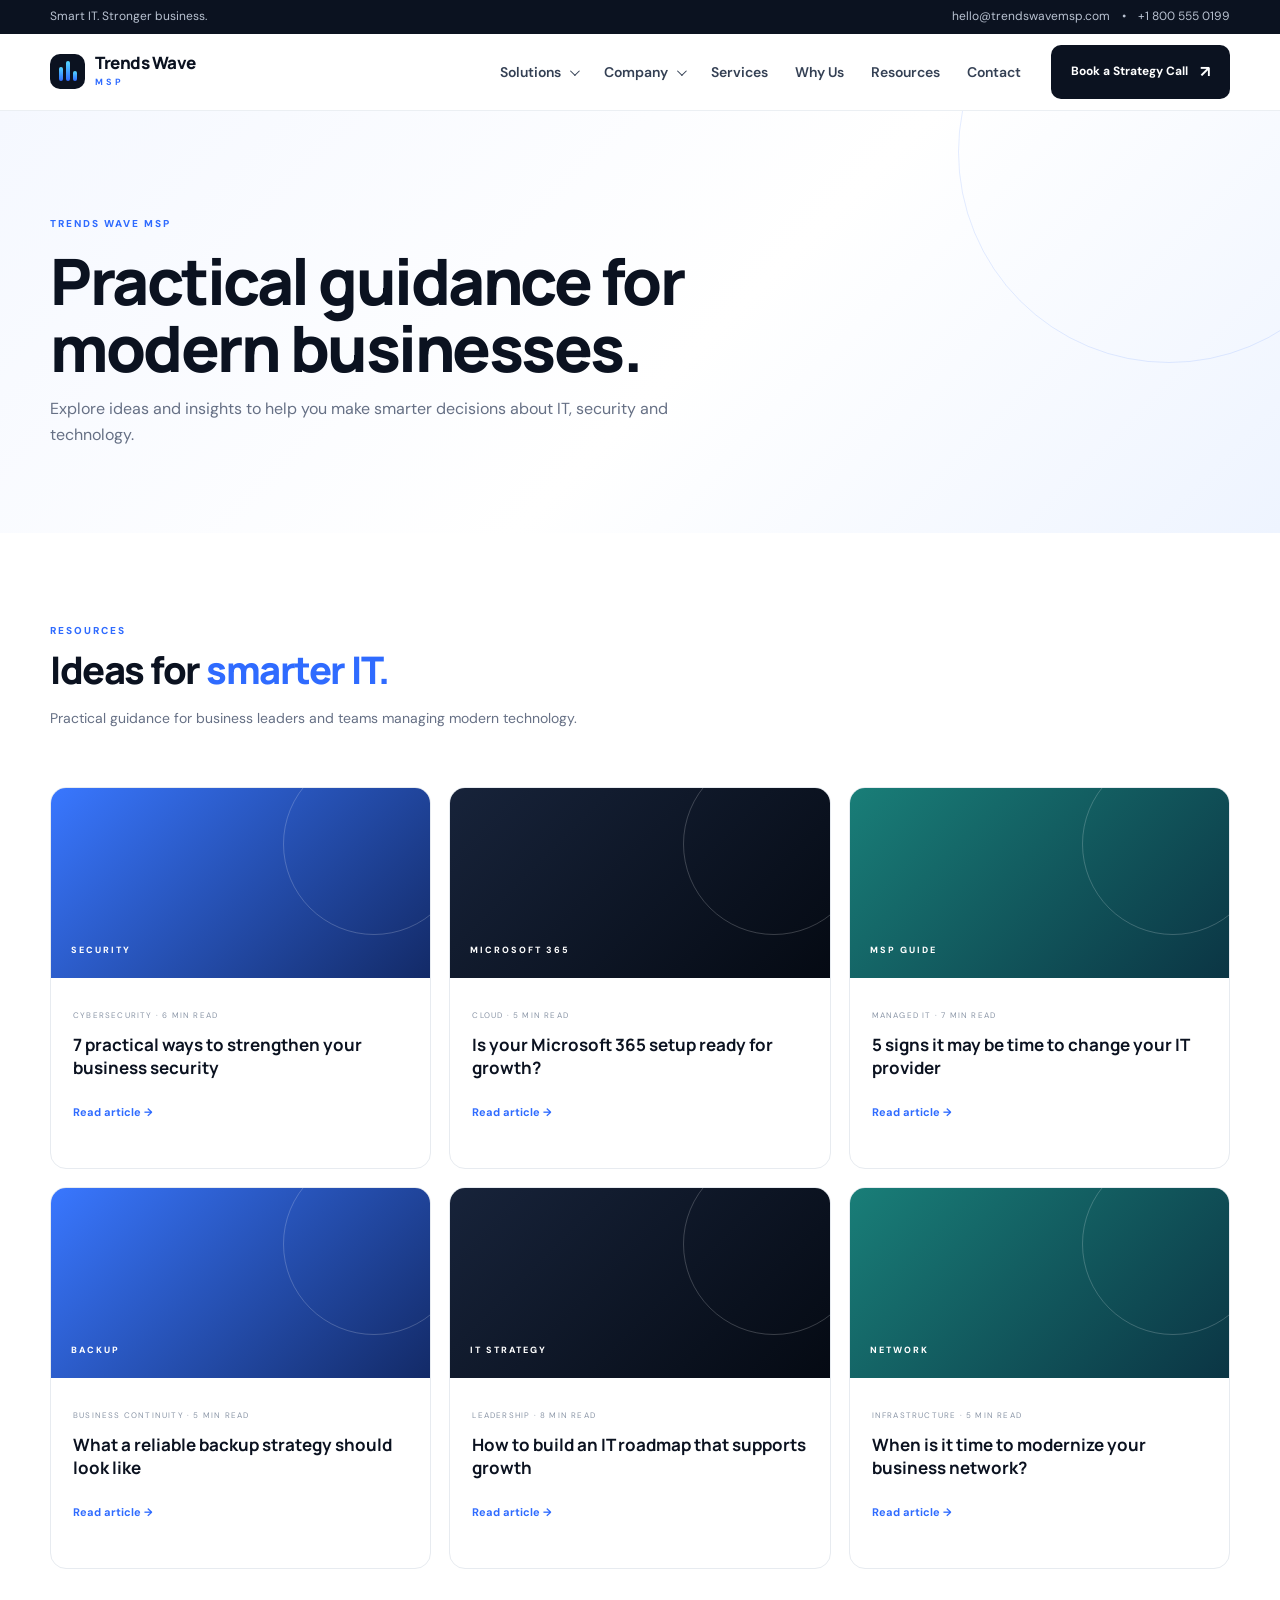
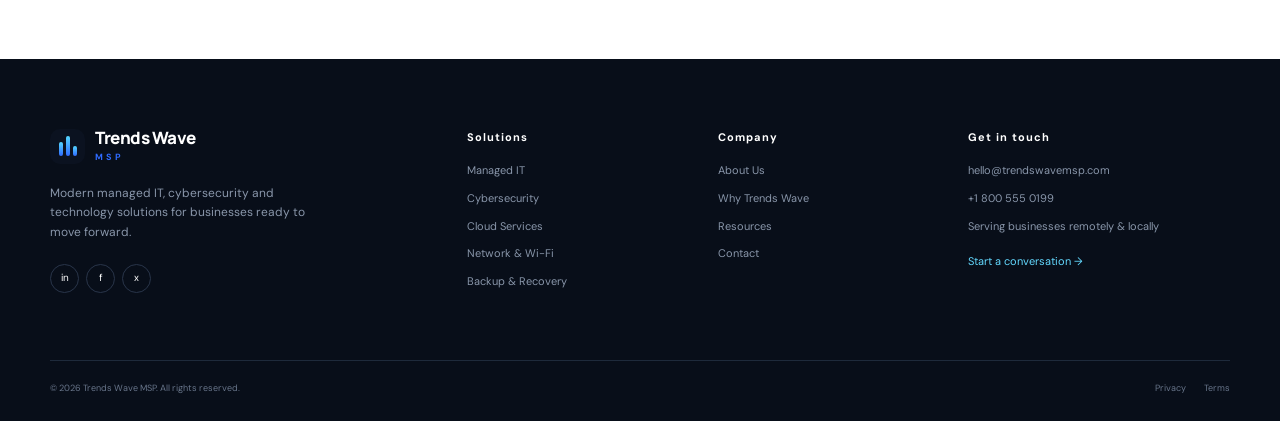
<file: resources.html>
<!DOCTYPE html><html lang="en"><head><meta charset="UTF-8"><meta name="viewport" content="width=device-width, initial-scale=1.0"><meta name="description" content="Practical managed IT, cybersecurity, cloud and technology resources from Trends Wave MSP."><title>Resources | Trends Wave MSP</title><link rel="preconnect" href="https://fonts.googleapis.com"><link rel="preconnect" href="https://fonts.gstatic.com" crossorigin><link href="https://fonts.googleapis.com/css2?family=DM+Sans:wght@400;500;600;700&family=Manrope:wght@500;600;700;800&display=swap" rel="stylesheet"><link rel="stylesheet" href="style.css"></head><body><div class="topbar"><div class="container topbar-inner"><span>Smart IT. Stronger business.</span><div class="top-links"><a href="mailto:hello@trendswavemsp.com">hello@trendswavemsp.com</a><span>•</span><a href="tel:+18005550199">+1 800 555 0199</a></div></div></div><header class="site-header" id="siteHeader"><div class="container nav-wrap"><a class="brand" href="index.html"><span class="brand-mark"><i></i><i></i><i></i></span><span><strong>Trends Wave</strong><small>MSP</small></span></a><button class="mobile-toggle" aria-label="Open menu" aria-expanded="false"><span></span><span></span><span></span></button><nav class="main-nav" aria-label="Primary navigation"><div class="nav-item mega-trigger"><button class="nav-button">Solutions <span class="chevron" aria-hidden="true"></span></button><div class="mega-menu"><div class="mega-intro"><span class="eyebrow">OUR SOLUTIONS</span><h3>Technology that works <em>for</em> your business.</h3><p>Proactive IT, security and cloud services designed around your people, goals and growth.</p><a href="services.html" class="text-link">Explore all solutions <span>→</span></a></div><div class="mega-grid"><a href="services.html" class="mega-card"><span class="icon-box">⌁</span><span><strong>Managed IT</strong><small>24/7 monitoring & support</small></span></a><a href="services.html#cybersecurity" class="mega-card"><span class="icon-box">◈</span><span><strong>Cybersecurity</strong><small>Protect people & data</small></span></a><a href="services.html#cloud" class="mega-card"><span class="icon-box">☁</span><span><strong>Cloud Services</strong><small>Microsoft 365 & cloud</small></span></a><a href="services.html#network" class="mega-card"><span class="icon-box">⌘</span><span><strong>Network & Wi-Fi</strong><small>Reliable connectivity</small></span></a><a href="services.html#backup" class="mega-card"><span class="icon-box">↻</span><span><strong>Backup & Recovery</strong><small>Stay ready for disruption</small></span></a><a href="services.html#consulting" class="mega-card"><span class="icon-box">✦</span><span><strong>IT Consulting</strong><small>Strategy & technology roadmap</small></span></a></div></div></div><div class="nav-item short-trigger"><button class="nav-button">Company <span class="chevron" aria-hidden="true"></span></button><div class="short-menu"><a href="about.html">About Us</a><a href="about.html#why">Why Trends Wave</a><a href="about.html#process">How We Work</a><a href="about.html#testimonials">Client Stories</a></div></div><a href="services.html">Services</a><a href="about.html">Why Us</a><a href="resources.html">Resources</a><a href="contact.html">Contact</a></nav><a class="btn btn-dark nav-cta" href="contact.html">Book a Strategy Call <span>↗</span></a></div></header><main><section class="inner-hero"><div class="container"><span class="eyebrow">TRENDS WAVE MSP</span><h1>Practical guidance for modern businesses.</h1><p>Explore ideas and insights to help you make smarter decisions about IT, security and technology.</p></div></section><section class="page-content"><div class="container"><div class="section-head"><div><span class="eyebrow">RESOURCES</span><h2>Ideas for <em>smarter IT.</em></h2><p>Practical guidance for business leaders and teams managing modern technology.</p></div></div><div class="resource-page-grid"><article class="resource-page-card"><div class="resource-image blue"><span>SECURITY</span></div><div class="resource-content"><small>CYBERSECURITY · 6 MIN READ</small><h3>7 practical ways to strengthen your business security</h3><a href="#">Read article →</a></div></article><article class="resource-page-card"><div class="resource-image dark"><span>MICROSOFT 365</span></div><div class="resource-content"><small>CLOUD · 5 MIN READ</small><h3>Is your Microsoft 365 setup ready for growth?</h3><a href="#">Read article →</a></div></article><article class="resource-page-card"><div class="resource-image green"><span>MSP GUIDE</span></div><div class="resource-content"><small>MANAGED IT · 7 MIN READ</small><h3>5 signs it may be time to change your IT provider</h3><a href="#">Read article →</a></div></article><article class="resource-page-card"><div class="resource-image blue"><span>BACKUP</span></div><div class="resource-content"><small>BUSINESS CONTINUITY · 5 MIN READ</small><h3>What a reliable backup strategy should look like</h3><a href="#">Read article →</a></div></article><article class="resource-page-card"><div class="resource-image dark"><span>IT STRATEGY</span></div><div class="resource-content"><small>LEADERSHIP · 8 MIN READ</small><h3>How to build an IT roadmap that supports growth</h3><a href="#">Read article →</a></div></article><article class="resource-page-card"><div class="resource-image green"><span>NETWORK</span></div><div class="resource-content"><small>INFRASTRUCTURE · 5 MIN READ</small><h3>When is it time to modernize your business network?</h3><a href="#">Read article →</a></div></article></div></div></section></main><footer class="footer"><div class="container footer-grid"><div class="footer-brand"><a class="brand" href="index.html"><span class="brand-mark"><i></i><i></i><i></i></span><span><strong>Trends Wave</strong><small>MSP</small></span></a><p>Modern managed IT, cybersecurity and technology solutions for businesses ready to move forward.</p><div class="socials"><a href="#">in</a><a href="#">f</a><a href="#">x</a></div></div><div><h4>Solutions</h4><a href="services.html">Managed IT</a><a href="services.html#cybersecurity">Cybersecurity</a><a href="services.html#cloud">Cloud Services</a><a href="services.html#network">Network & Wi-Fi</a><a href="services.html#backup">Backup & Recovery</a></div><div><h4>Company</h4><a href="about.html">About Us</a><a href="about.html#why">Why Trends Wave</a><a href="resources.html">Resources</a><a href="contact.html">Contact</a></div><div><h4>Get in touch</h4><p class="contact-line">hello@trendswavemsp.com</p><p class="contact-line">+1 800 555 0199</p><p class="contact-line">Serving businesses remotely & locally</p><a class="footer-cta" href="contact.html">Start a conversation →</a></div></div><div class="container footer-bottom"><span>© 2026 Trends Wave MSP. All rights reserved.</span><div><a href="#">Privacy</a><a href="#">Terms</a></div></div></footer><button class="back-top" aria-label="Back to top">↑</button><script src="script.js"></script></body></html>
</file>
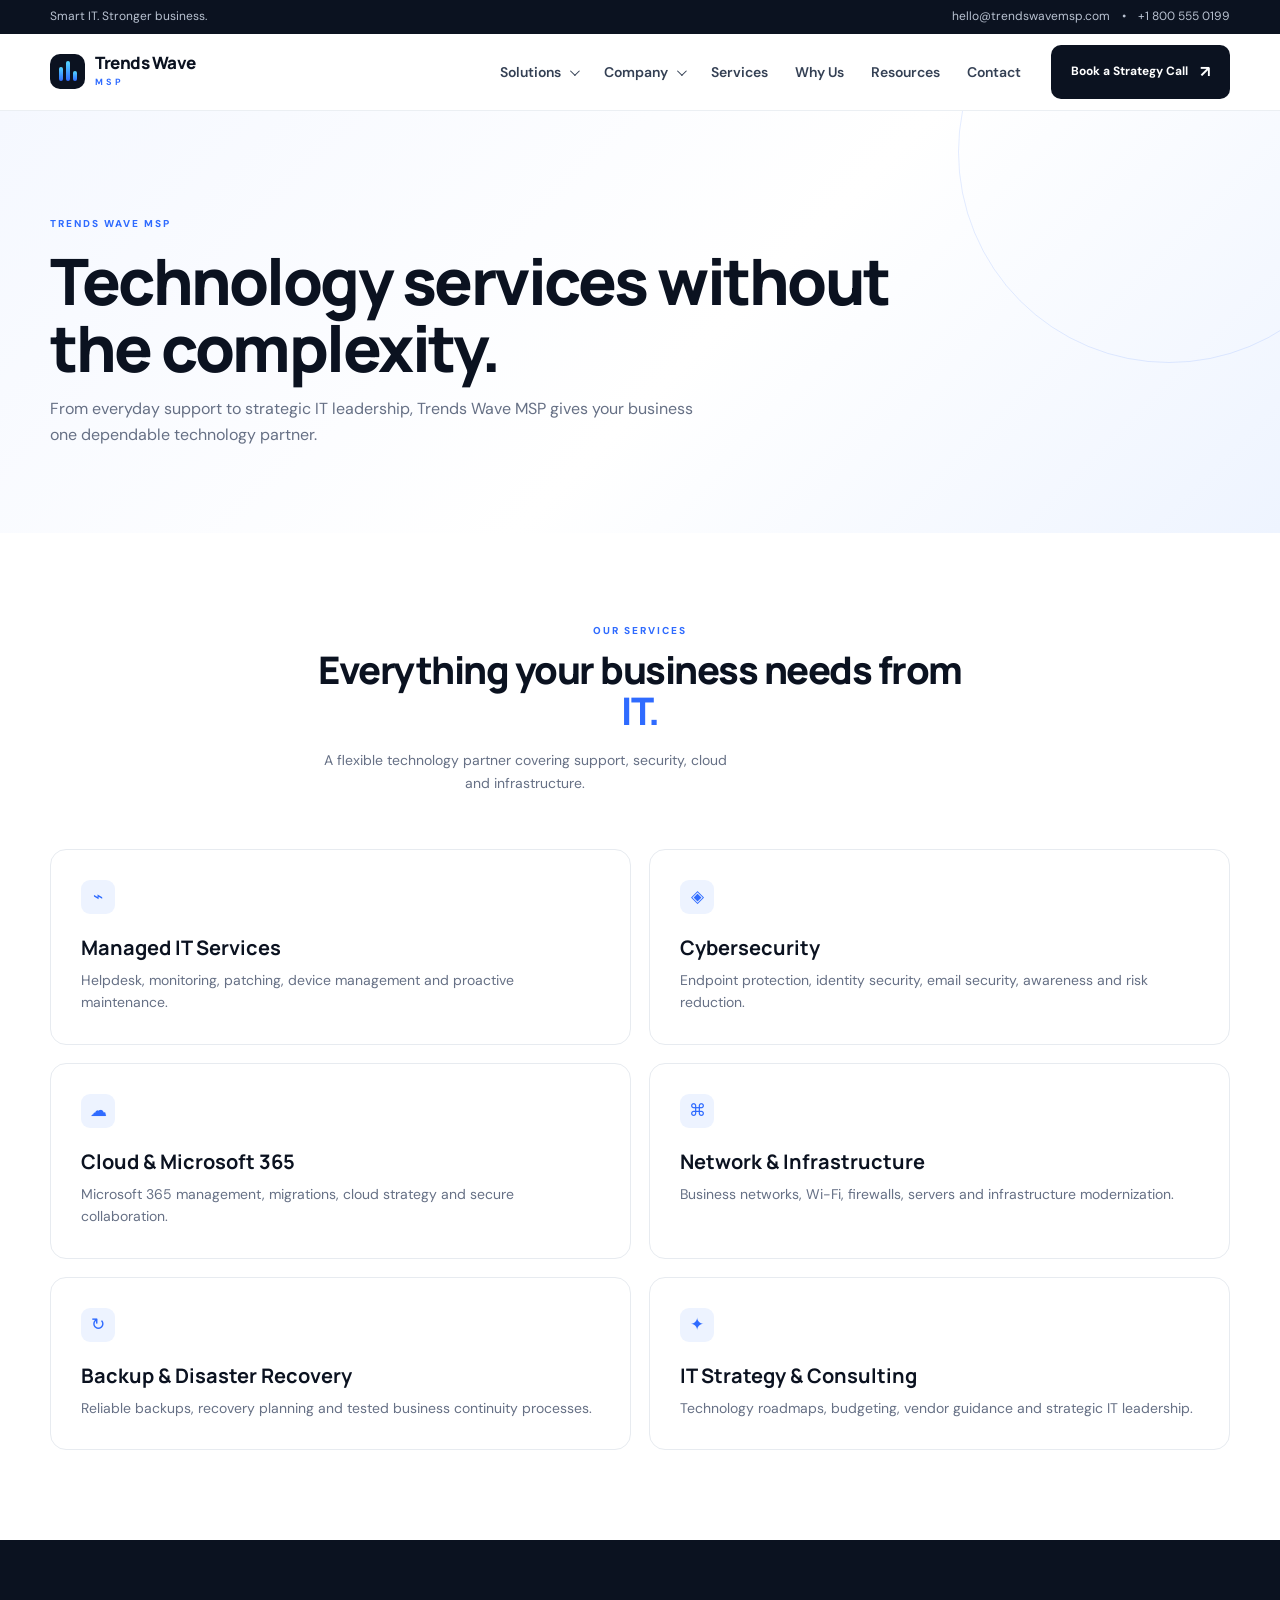
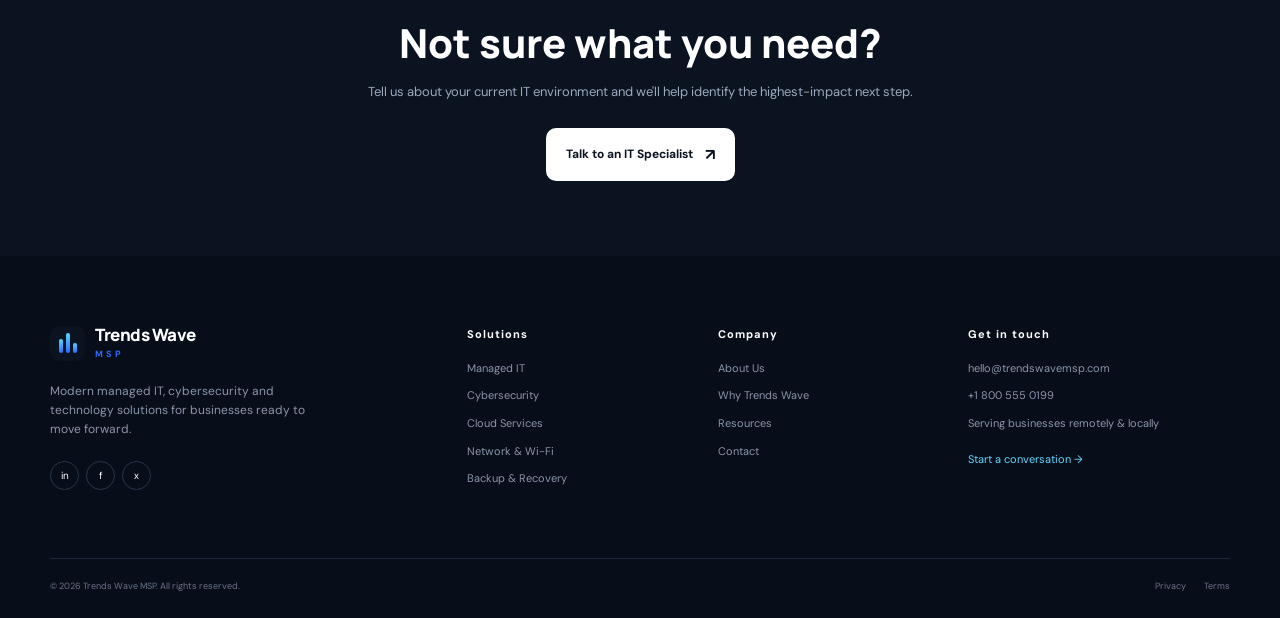
<file: services.html>
<!DOCTYPE html><html lang="en"><head><meta charset="UTF-8"><meta name="viewport" content="width=device-width, initial-scale=1.0"><meta name="description" content="Explore managed IT, cybersecurity, cloud, infrastructure, backup and IT strategy services."><title>IT Services | Trends Wave MSP</title><link rel="preconnect" href="https://fonts.googleapis.com"><link rel="preconnect" href="https://fonts.gstatic.com" crossorigin><link href="https://fonts.googleapis.com/css2?family=DM+Sans:wght@400;500;600;700&family=Manrope:wght@500;600;700;800&display=swap" rel="stylesheet"><link rel="stylesheet" href="style.css"></head><body><div class="topbar"><div class="container topbar-inner"><span>Smart IT. Stronger business.</span><div class="top-links"><a href="mailto:hello@trendswavemsp.com">hello@trendswavemsp.com</a><span>•</span><a href="tel:+18005550199">+1 800 555 0199</a></div></div></div><header class="site-header" id="siteHeader"><div class="container nav-wrap"><a class="brand" href="index.html"><span class="brand-mark"><i></i><i></i><i></i></span><span><strong>Trends Wave</strong><small>MSP</small></span></a><button class="mobile-toggle" aria-label="Open menu" aria-expanded="false"><span></span><span></span><span></span></button><nav class="main-nav" aria-label="Primary navigation"><div class="nav-item mega-trigger"><button class="nav-button">Solutions <span class="chevron" aria-hidden="true"></span></button><div class="mega-menu"><div class="mega-intro"><span class="eyebrow">OUR SOLUTIONS</span><h3>Technology that works <em>for</em> your business.</h3><p>Proactive IT, security and cloud services designed around your people, goals and growth.</p><a href="services.html" class="text-link">Explore all solutions <span>→</span></a></div><div class="mega-grid"><a href="services.html" class="mega-card"><span class="icon-box">⌁</span><span><strong>Managed IT</strong><small>24/7 monitoring & support</small></span></a><a href="services.html#cybersecurity" class="mega-card"><span class="icon-box">◈</span><span><strong>Cybersecurity</strong><small>Protect people & data</small></span></a><a href="services.html#cloud" class="mega-card"><span class="icon-box">☁</span><span><strong>Cloud Services</strong><small>Microsoft 365 & cloud</small></span></a><a href="services.html#network" class="mega-card"><span class="icon-box">⌘</span><span><strong>Network & Wi-Fi</strong><small>Reliable connectivity</small></span></a><a href="services.html#backup" class="mega-card"><span class="icon-box">↻</span><span><strong>Backup & Recovery</strong><small>Stay ready for disruption</small></span></a><a href="services.html#consulting" class="mega-card"><span class="icon-box">✦</span><span><strong>IT Consulting</strong><small>Strategy & technology roadmap</small></span></a></div></div></div><div class="nav-item short-trigger"><button class="nav-button">Company <span class="chevron" aria-hidden="true"></span></button><div class="short-menu"><a href="about.html">About Us</a><a href="about.html#why">Why Trends Wave</a><a href="about.html#process">How We Work</a><a href="about.html#testimonials">Client Stories</a></div></div><a href="services.html">Services</a><a href="about.html">Why Us</a><a href="resources.html">Resources</a><a href="contact.html">Contact</a></nav><a class="btn btn-dark nav-cta" href="contact.html">Book a Strategy Call <span>↗</span></a></div></header><main><section class="inner-hero"><div class="container"><span class="eyebrow">TRENDS WAVE MSP</span><h1>Technology services without the complexity.</h1><p>From everyday support to strategic IT leadership, Trends Wave MSP gives your business one dependable technology partner.</p></div></section><section class="page-content"><div class="container"><div class="section-head centered"><span class="eyebrow">OUR SERVICES</span><h2>Everything your business needs from <em>IT.</em></h2><p>A flexible technology partner covering support, security, cloud and infrastructure.</p></div><div class="service-detail-grid"><article class="detail-card reveal-child"><span class="icon-box">⌁</span><h3>Managed IT Services</h3><p>Helpdesk, monitoring, patching, device management and proactive maintenance.</p></article><article class="detail-card reveal-child" id="cybersecurity"><span class="icon-box">◈</span><h3>Cybersecurity</h3><p>Endpoint protection, identity security, email security, awareness and risk reduction.</p></article><article class="detail-card reveal-child" id="cloud"><span class="icon-box">☁</span><h3>Cloud & Microsoft 365</h3><p>Microsoft 365 management, migrations, cloud strategy and secure collaboration.</p></article><article class="detail-card reveal-child" id="network"><span class="icon-box">⌘</span><h3>Network & Infrastructure</h3><p>Business networks, Wi-Fi, firewalls, servers and infrastructure modernization.</p></article><article class="detail-card reveal-child" id="backup"><span class="icon-box">↻</span><h3>Backup & Disaster Recovery</h3><p>Reliable backups, recovery planning and tested business continuity processes.</p></article><article class="detail-card reveal-child" id="consulting"><span class="icon-box">✦</span><h3>IT Strategy & Consulting</h3><p>Technology roadmaps, budgeting, vendor guidance and strategic IT leadership.</p></article></div></div></section><section class="page-cta"><div class="container"><h2>Not sure what you need?</h2><p>Tell us about your current IT environment and we'll help identify the highest-impact next step.</p><a href="contact.html" class="btn btn-light">Talk to an IT Specialist <span>↗</span></a></div></section></main><footer class="footer"><div class="container footer-grid"><div class="footer-brand"><a class="brand" href="index.html"><span class="brand-mark"><i></i><i></i><i></i></span><span><strong>Trends Wave</strong><small>MSP</small></span></a><p>Modern managed IT, cybersecurity and technology solutions for businesses ready to move forward.</p><div class="socials"><a href="#">in</a><a href="#">f</a><a href="#">x</a></div></div><div><h4>Solutions</h4><a href="services.html">Managed IT</a><a href="services.html#cybersecurity">Cybersecurity</a><a href="services.html#cloud">Cloud Services</a><a href="services.html#network">Network & Wi-Fi</a><a href="services.html#backup">Backup & Recovery</a></div><div><h4>Company</h4><a href="about.html">About Us</a><a href="about.html#why">Why Trends Wave</a><a href="resources.html">Resources</a><a href="contact.html">Contact</a></div><div><h4>Get in touch</h4><p class="contact-line">hello@trendswavemsp.com</p><p class="contact-line">+1 800 555 0199</p><p class="contact-line">Serving businesses remotely & locally</p><a class="footer-cta" href="contact.html">Start a conversation →</a></div></div><div class="container footer-bottom"><span>© 2026 Trends Wave MSP. All rights reserved.</span><div><a href="#">Privacy</a><a href="#">Terms</a></div></div></footer><button class="back-top" aria-label="Back to top">↑</button><script src="script.js"></script></body></html>
</file>
<file: style.css>
:root{
  --ink:#0b1220;--ink-2:#172238;--muted:#667085;--line:#e7ebf0;--bg:#f7f9fc;
  --white:#fff;--blue:#2f6bff;--blue-2:#1748d0;--cyan:#54d7ff;--green:#56d6a2;
  --radius:20px;--shadow:0 20px 60px rgba(12,25,52,.10);
}
*{box-sizing:border-box;margin:0;padding:0}
html{scroll-behavior:smooth}
body{font-family:"DM Sans",sans-serif;color:var(--ink);background:#fff;line-height:1.6}
a{text-decoration:none;color:inherit}
button{font:inherit}
.container{width:min(1180px,calc(100% - 48px));margin:auto}
.topbar{background:#0b1220;color:#b9c2d1;font-size:12px}
.topbar-inner{height:34px;display:flex;align-items:center;justify-content:space-between}
.top-links{display:flex;gap:12px}.top-links a:hover{color:#fff}
.site-header{position:sticky;top:0;z-index:100;background:rgba(255,255,255,.92);backdrop-filter:blur(16px);border-bottom:1px solid rgba(231,235,240,.8)}
.nav-wrap{height:76px;display:flex;align-items:center;gap:30px}
.brand{display:flex;align-items:center;gap:10px;min-width:185px}
.brand strong{font:800 17px/1 "Manrope",sans-serif;letter-spacing:-.5px;display:block}
.brand small{display:block;font-size:9px;letter-spacing:3px;font-weight:700;color:var(--blue);margin-top:4px}
.brand-mark{width:35px;height:35px;border-radius:10px;background:var(--ink);display:flex;align-items:end;justify-content:center;gap:3px;padding:8px}
.brand-mark i{display:block;width:4px;border-radius:5px;background:linear-gradient(180deg,var(--cyan),var(--blue));height:14px}.brand-mark i:nth-child(2){height:20px}.brand-mark i:nth-child(3){height:10px}
.main-nav{display:flex;align-items:center;gap:27px;margin-left:auto;font-size:14px;font-weight:600}
.main-nav>a,.nav-button{color:#344054}.main-nav>a:hover,.nav-button:hover{color:var(--blue)}
.nav-button{border:0;background:transparent;cursor:pointer;padding:29px 0}
.nav-item{position:relative}.chevron{font-size:15px;margin-left:3px}
.mega-menu{position:absolute;top:72px;left:-280px;width:820px;padding:26px;background:#fff;border:1px solid var(--line);border-radius:18px;box-shadow:0 24px 70px rgba(8,20,42,.14);display:grid;grid-template-columns:250px 1fr;gap:24px;opacity:0;visibility:hidden;transform:translateY(8px);transition:.2s}
.mega-trigger:hover .mega-menu,.mega-trigger.open .mega-menu{opacity:1;visibility:visible;transform:none}
.mega-intro{padding:12px}.eyebrow{font-size:10px;letter-spacing:2px;font-weight:800;color:var(--blue);display:block}.mega-intro h3{font:800 21px/1.2 "Manrope",sans-serif;margin:13px 0}.mega-intro h3 em,.section-head h2 em{color:var(--blue);font-style:normal}.mega-intro p{font-size:12px;color:var(--muted);line-height:1.7}.text-link{display:inline-flex;gap:8px;color:var(--blue);font-weight:700;font-size:12px;margin-top:18px}.mega-grid{display:grid;grid-template-columns:1fr 1fr;gap:8px}.mega-card{display:flex;gap:12px;padding:13px;border-radius:12px;transition:.2s}.mega-card:hover{background:#f5f8ff}.mega-card strong{display:block;font-size:13px}.mega-card small{display:block;color:var(--muted);font-size:10px;margin-top:2px}.icon-box{width:34px;height:34px;flex:0 0 34px;border-radius:9px;background:#edf3ff;color:var(--blue);display:grid;place-items:center;font-size:17px}
.short-menu{position:absolute;top:72px;left:-18px;background:#fff;border:1px solid var(--line);box-shadow:0 18px 50px rgba(8,20,42,.12);border-radius:13px;width:190px;padding:8px;opacity:0;visibility:hidden;transform:translateY(8px);transition:.2s}.short-trigger:hover .short-menu,.short-trigger.open .short-menu{opacity:1;visibility:visible;transform:none}.short-menu a{display:block;padding:10px 11px;border-radius:8px;font-size:12px}.short-menu a:hover{background:#f5f8ff;color:var(--blue)}
.btn{display:inline-flex;align-items:center;justify-content:center;gap:12px;border-radius:10px;padding:13px 19px;font-weight:700;font-size:12px;transition:.2s;border:1px solid transparent}.btn span{font-size:16px}.btn-dark{background:var(--ink);color:#fff}.btn-dark:hover{background:var(--blue)}.btn-primary{background:var(--blue);color:#fff;box-shadow:0 10px 25px rgba(47,107,255,.25)}.btn-primary:hover{background:var(--blue-2);transform:translateY(-2px)}.btn-ghost{border-color:#dbe2eb;background:#fff}.btn-ghost:hover{border-color:var(--blue);color:var(--blue)}.btn-light{background:#fff;color:var(--ink)}.btn-light:hover{transform:translateY(-2px)}
.mobile-toggle{display:none;background:none;border:0;margin-left:auto}.mobile-toggle span{display:block;width:24px;height:2px;background:var(--ink);margin:5px}
.hero{position:relative;overflow:hidden;background:linear-gradient(135deg,#f7faff 0%,#fff 54%,#f0f5ff 100%);padding:76px 0 0;min-height:650px}.hero-grid{position:absolute;inset:0;background-image:linear-gradient(rgba(48,91,165,.045) 1px,transparent 1px),linear-gradient(90deg,rgba(48,91,165,.045) 1px,transparent 1px);background-size:70px 70px;mask-image:linear-gradient(to bottom,#000,transparent 85%)}.hero-inner{position:relative;display:grid;grid-template-columns:1.03fr .97fr;align-items:center;gap:40px}.hero-copy{padding:35px 0 65px}.hero h1{font:800 clamp(43px,5.2vw,72px)/1.02 "Manrope",sans-serif;letter-spacing:-3.5px;max-width:680px;margin:18px 0}.hero h1 span{color:var(--blue)}.hero-copy>p{font-size:17px;color:#5f6b7d;max-width:590px}.hero-actions{display:flex;gap:12px;margin:29px 0 34px}.hero-note{display:flex;align-items:center;gap:12px}.hero-note p{font-size:12px;color:#344054}.hero-note small{color:var(--muted)}.avatar-stack{display:flex}.avatar-stack span{width:29px;height:29px;border-radius:50%;background:#dce7ff;border:2px solid #fff;display:grid;place-items:center;font-size:8px;font-weight:800;color:var(--blue);margin-left:-7px}.avatar-stack span:first-child{margin-left:0}.avatar-stack span:last-child{background:var(--ink);color:#fff}
.hero-visual{min-height:475px;position:relative;display:grid;place-items:center}.orbit{position:absolute;border:1px solid rgba(47,107,255,.16);border-radius:50%}.orbit-one{width:480px;height:480px}.orbit-two{width:340px;height:340px;border-style:dashed}.dashboard{position:relative;width:min(470px,90%);height:315px;background:#101b30;border:1px solid #263752;border-radius:22px;box-shadow:0 35px 70px rgba(13,28,56,.25);padding:23px;color:#fff;transform:perspective(1000px) rotateY(-8deg) rotateX(3deg)}.dash-top{font-size:9px;letter-spacing:1.5px;color:#91a0b8;display:flex;justify-content:space-between}.status{color:#76e0b2}.status i{display:inline-block;width:6px;height:6px;border-radius:50%;background:#56d6a2;margin-right:5px}.dash-main{display:flex;align-items:center;gap:18px;margin-top:35px}.shield{width:60px;height:70px;clip-path:polygon(50% 0,90% 14%,84% 65%,50% 100%,16% 65%,10% 14%);background:linear-gradient(145deg,#5bdab0,#2f6bff);display:grid;place-items:center;font-size:27px}.dash-main small,.float-card small{font-size:8px;letter-spacing:1.5px;color:#91a0b8;display:block}.dash-main strong{font:700 45px/1 "Manrope";display:block;margin-top:5px}.dash-main sup{font-size:18px}.dash-bars{height:85px;display:flex;align-items:end;gap:9px;border-bottom:1px solid #263752;margin-top:20px}.dash-bars span{flex:1;background:linear-gradient(180deg,#55d6ff,#2f6bff);border-radius:5px 5px 0 0;opacity:.8}.dash-bottom{display:flex;gap:9px;align-items:center;font-size:10px;color:#8e9cb2;padding-top:12px}.dash-bottom strong{color:#fff}.dash-bottom .up{color:#56d6a2;margin-left:auto}.float-card{position:absolute;background:#fff;border:1px solid var(--line);box-shadow:0 16px 40px rgba(16,34,64,.13);border-radius:12px;padding:11px 14px;display:flex;align-items:center;gap:10px}.float-card strong{font-size:11px;display:block}.float-card small{color:#98a2b3}.float-one{top:105px;right:0}.float-two{bottom:95px;left:0}.mini-icon{width:30px;height:30px;border-radius:8px;background:#eaf1ff;color:var(--blue);display:grid;place-items:center}.hero-bottom{position:relative;border-top:1px solid #e4e9f0;padding:20px 0 22px;display:flex;align-items:center;justify-content:space-between;font-size:10px;color:#8a95a5;letter-spacing:.5px}.partner-row{display:flex;gap:34px;color:#8d98a8;font-size:12px;letter-spacing:1px}
.trust-strip{background:#fff;border-bottom:1px solid var(--line)}.trust-grid{display:grid;grid-template-columns:repeat(4,1fr);padding:28px 0}.trust-grid>div{padding:0 30px;border-left:1px solid var(--line)}.trust-grid>div:first-child{border-left:0}.trust-grid strong{font:800 25px "Manrope";display:block}.trust-grid span{font-size:11px;color:var(--muted)}
.section{padding:105px 0}.section-head{display:flex;align-items:end;justify-content:space-between;gap:50px;margin-bottom:48px}.section-head h2{font:800 43px/1.1 "Manrope";letter-spacing:-2px;margin-top:12px}.section-head>p{max-width:420px;color:var(--muted);font-size:14px}.centered{display:block;text-align:center;max-width:650px;margin:0 auto 55px}.centered p{margin:15px auto 0}.service-grid{display:grid;grid-template-columns:repeat(3,1fr);border-top:1px solid var(--line);border-left:1px solid var(--line)}.service-card{min-height:290px;padding:29px;border-right:1px solid var(--line);border-bottom:1px solid var(--line);position:relative;transition:.25s;background:#fff}.service-card:hover{background:#f8faff;transform:translateY(-3px);box-shadow:0 18px 40px rgba(22,53,103,.06)}.service-number{position:absolute;right:25px;top:25px;color:#c5ccd6;font:700 11px "Manrope"}.service-icon{display:grid;place-items:center;width:43px;height:43px;border-radius:12px;background:#edf3ff;color:var(--blue);font-size:21px;margin-bottom:30px}.service-card h3{font:700 19px "Manrope";margin-bottom:10px}.service-card p{font-size:12px;color:var(--muted);max-width:300px}.service-card a{display:inline-flex;gap:8px;color:var(--blue);font-size:11px;font-weight:700;margin-top:24px}.dark-section{background:#0b1220;color:#fff;padding:110px 0;overflow:hidden}.why-grid{display:grid;grid-template-columns:1fr 1fr;gap:100px;align-items:center}.why-visual{min-height:450px;position:relative;display:grid;place-items:center}.network-map{width:390px;height:390px;border-radius:50%;border:1px solid #263650;position:relative;background:radial-gradient(circle,rgba(47,107,255,.12),transparent 58%)}.core{position:absolute;left:50%;top:50%;transform:translate(-50%,-50%);width:105px;height:105px;border-radius:50%;background:#14223a;border:1px solid #3c5e91;display:grid;place-items:center;text-align:center;box-shadow:0 0 60px rgba(47,107,255,.28)}.core span{font:800 25px "Manrope";color:#63d9ff}.core small{font-size:7px;letter-spacing:1.5px;color:#92a2bb;margin-top:-22px}.node{position:absolute;width:20px;height:20px;border-radius:50%;background:#162a49;border:4px solid #3b83ff;box-shadow:0 0 25px rgba(47,107,255,.5)}.n1{left:50px;top:95px}.n2{right:55px;top:70px}.n3{right:20px;bottom:85px}.n4{left:65px;bottom:70px}.n5{left:20px;top:210px}.line{height:1px;background:linear-gradient(90deg,#3b83ff,transparent);position:absolute;transform-origin:left}.l1{width:155px;left:67px;top:105px;transform:rotate(26deg)}.l2{width:150px;left:77px;top:245px;transform:rotate(-35deg)}.l3{width:150px;left:195px;top:195px;transform:rotate(-48deg)}.l4{width:135px;left:205px;top:215px;transform:rotate(45deg)}.security-badge{position:absolute;right:0;bottom:30px;background:#111e34;border:1px solid #293a55;border-radius:13px;padding:13px 15px;display:flex;gap:11px;align-items:center}.security-badge>span{width:30px;height:30px;border-radius:50%;background:#143d3a;color:#56d6a2;display:grid;place-items:center}.security-badge small{display:block;color:#7e8ea8;font-size:7px;letter-spacing:1px}.security-badge strong{display:block;font-size:10px}.eyebrow.light{color:#63d9ff}.why-copy h2{font:800 45px/1.1 "Manrope";letter-spacing:-2px;margin:15px 0}.why-copy h2 span{color:#63d9ff}.why-copy>p{color:#9ba9bc;font-size:14px;max-width:500px}.check-list{margin:28px 0}.check-list>div{display:flex;gap:12px;margin:19px 0}.check-list i{width:25px;height:25px;border-radius:50%;background:#173b5d;color:#62d9ff;display:grid;place-items:center;font-style:normal;font-size:11px}.check-list strong{display:block;font-size:13px}.check-list small{display:block;color:#8d9bb0;font-size:11px;margin-top:2px}.steps{display:flex;align-items:flex-start}.step{flex:1;position:relative}.step>span{font:700 11px "Manrope";color:var(--blue)}.step-icon{width:58px;height:58px;border-radius:50%;border:1px solid #dbe2eb;display:grid;place-items:center;color:var(--blue);font-size:22px;margin:13px 0 18px;background:#fff}.step h3{font:700 17px "Manrope"}.step p{font-size:12px;color:var(--muted);max-width:250px;margin-top:7px}.step-line{height:1px;background:#dfe5ed;flex:0 0 10%;margin-top:40px}.metrics{background:#f0f5ff;padding:55px 0}.metrics-inner{display:flex;justify-content:space-between;align-items:center}.metrics small{font-size:9px;letter-spacing:2px;color:var(--blue);font-weight:800}.metrics h2{font:800 34px "Manrope";margin-top:5px;letter-spacing:-1px}.metrics h2 span{color:var(--blue)}.metric-list{display:flex}.metric-list div{padding:0 35px;border-left:1px solid #d4dfef}.metric-list strong{font:800 30px "Manrope";display:block}.metric-list span{font-size:10px;color:var(--muted)}
.testimonials{background:#fff}.slider-controls{display:flex;gap:8px}.slider-controls button{width:40px;height:40px;border-radius:50%;border:1px solid var(--line);background:#fff;cursor:pointer}.slider-controls button:hover{border-color:var(--blue);color:var(--blue)}.testimonial-track{display:grid;grid-template-columns:repeat(3,1fr);gap:16px}.quote-card{padding:30px;background:#f8faff;border:1px solid #edf0f5;border-radius:16px;transition:.2s}.quote-card.active{background:#0e192c;color:#fff;transform:translateY(-8px);box-shadow:0 20px 50px rgba(11,26,51,.14)}.stars{color:#ffb020;letter-spacing:3px;font-size:11px}.quote-card p{font:500 17px/1.55 "Manrope";margin:22px 0 30px}.person{display:flex;align-items:center;gap:10px}.person>span{width:35px;height:35px;border-radius:50%;background:#dce7ff;color:var(--blue);display:grid;place-items:center;font-size:9px;font-weight:800}.person strong,.person small{display:block;font-size:11px}.person small{color:#8d99ab;margin-top:2px}.active .person small{color:#9ba9bc}
.resource-grid{display:grid;grid-template-columns:repeat(3,1fr);gap:18px}.resource-grid article{border:1px solid var(--line);border-radius:16px;overflow:hidden;background:#fff}.resource-image{height:190px;display:flex;align-items:end;padding:20px;background:linear-gradient(135deg,#3977ff,#132a67);position:relative;overflow:hidden}.resource-image:after{content:"";width:180px;height:180px;border:1px solid rgba(255,255,255,.2);border-radius:50%;position:absolute;right:-35px;top:-35px}.resource-image.dark{background:linear-gradient(135deg,#17233a,#050a13)}.resource-image.green{background:linear-gradient(135deg,#197e78,#0b3544)}.resource-image span{font-size:9px;letter-spacing:2px;color:#fff;font-weight:800;position:relative;z-index:1}.resource-content{padding:22px}.resource-content small{font-size:8px;letter-spacing:1.2px;color:#8b96a7}.resource-content h3{font:700 17px/1.35 "Manrope";margin:9px 0 18px}.resource-content a{font-size:11px;color:var(--blue);font-weight:700}
.cta{background:#0b1220;color:#fff;padding:85px 0;position:relative;overflow:hidden}.cta:after{content:"";position:absolute;width:500px;height:500px;border-radius:50%;border:1px solid rgba(99,217,255,.12);right:-120px;top:-180px}.cta-inner{display:flex;align-items:center;justify-content:space-between;position:relative;z-index:1}.cta h2{font:800 48px/1.08 "Manrope";letter-spacing:-2px;margin:12px 0}.cta h2 span{color:#63d9ff}.cta p{color:#9ba9bc;font-size:14px}.cta-action{text-align:center}.cta-action .btn{padding:15px 25px}.cta-action small{display:block;color:#7f8ca0;font-size:9px;margin-top:10px}
.footer{background:#080e19;color:#fff;padding:70px 0 25px}.footer-grid{display:grid;grid-template-columns:1.5fr .8fr .8fr 1.1fr;gap:60px;padding-bottom:60px}.footer .brand{margin-bottom:20px}.footer-brand p{color:#8996aa;font-size:12px;max-width:280px}.socials{display:flex;gap:7px;margin-top:22px}.socials a{width:29px;height:29px;border:1px solid #29354a;border-radius:50%;display:grid;place-items:center;font-size:10px}.footer h4{font-size:11px;letter-spacing:1px;color:#fff;margin-bottom:16px}.footer-grid>div:not(:first-child)>a{display:block;color:#8996aa;font-size:11px;margin:10px 0}.footer-grid>div:not(:first-child)>a:hover{color:#fff}.contact-line{color:#8996aa;font-size:11px;margin:10px 0}.footer-cta{color:#63d9ff!important;margin-top:18px!important}.footer-bottom{border-top:1px solid #1e2a3b;padding-top:20px;display:flex;justify-content:space-between;color:#68758a;font-size:9px}.footer-bottom div{display:flex;gap:18px}
.back-top{position:fixed;right:22px;bottom:22px;width:40px;height:40px;border:0;border-radius:50%;background:var(--blue);color:#fff;cursor:pointer;box-shadow:0 8px 25px rgba(47,107,255,.3);opacity:0;pointer-events:none;transition:.2s;z-index:80}.back-top.show{opacity:1;pointer-events:auto}
@media(max-width:1050px){.main-nav{gap:16px}.nav-cta{display:none}.hero-inner{grid-template-columns:1fr}.hero-copy{padding-bottom:20px}.hero-visual{min-height:410px}.why-grid{gap:50px}.mega-menu{left:-350px}}
@media(max-width:800px){.container{width:min(100% - 32px,600px)}.top-links{display:none}.topbar-inner{justify-content:center}.nav-wrap{height:68px}.mobile-toggle{display:block}.main-nav{display:none;position:absolute;left:0;right:0;top:68px;background:#fff;border-top:1px solid var(--line);padding:15px 16px;flex-direction:column;align-items:stretch;gap:0;box-shadow:0 20px 30px rgba(0,0,0,.08)}.main-nav.mobile-open{display:flex}.main-nav>a,.nav-button{display:block;padding:12px 5px;text-align:left}.mega-menu,.short-menu{position:static;width:auto;display:none;opacity:1;visibility:visible;transform:none;box-shadow:none;border:0;border-top:1px solid var(--line);border-radius:0;padding:10px 0}.mega-trigger.open .mega-menu,.short-trigger.open .short-menu{display:block}.mega-menu{grid-template-columns:1fr}.mega-intro{display:none}.mega-grid{grid-template-columns:1fr 1fr}.hero{padding-top:40px}.hero h1{letter-spacing:-2px}.hero-visual{min-height:380px}.dashboard{transform:none}.float-one{right:-5px}.float-two{left:-5px}.partner-row{gap:13px;font-size:9px}.hero-bottom{display:block}.hero-bottom>span{display:block;margin-bottom:12px}.trust-grid{grid-template-columns:1fr 1fr;gap:20px}.trust-grid>div{border:0;padding:0}.section{padding:75px 0}.section-head{display:block;margin-bottom:35px}.section-head h2{font-size:34px}.section-head>p{margin-top:15px}.service-grid{grid-template-columns:1fr}.why-grid{grid-template-columns:1fr}.why-visual{min-height:380px;order:2}.why-copy h2{font-size:37px}.steps{display:block}.step-line{display:none}.step{margin-bottom:35px}.step-icon{margin-bottom:10px}.metrics-inner{display:block}.metric-list{margin-top:30px}.metric-list div{padding:0 20px}.metric-list div:first-child{padding-left:0;border-left:0}.testimonial-track,.resource-grid{grid-template-columns:1fr}.quote-card{display:none}.quote-card.active{display:block}.cta-inner{display:block}.cta h2{font-size:38px}.cta-action{text-align:left;margin-top:28px}.footer-grid{grid-template-columns:1fr 1fr;gap:35px}.footer-brand{grid-column:1/-1}}
@media(max-width:500px){.hero-actions{flex-direction:column;align-items:stretch}.hero-actions .btn{width:100%}.hero-visual{min-height:330px}.dashboard{width:100%;height:270px;padding:17px}.dash-main{margin-top:20px}.dash-bars{height:65px}.float-card{transform:scale(.88)}.float-one{top:40px}.float-two{bottom:45px}.orbit-one{width:330px;height:330px}.orbit-two{width:250px;height:250px}.partner-row{flex-wrap:wrap}.mega-grid{grid-template-columns:1fr}.metric-list{gap:0}.metric-list div{padding:0 11px}.metric-list strong{font-size:24px}.footer-grid{grid-template-columns:1fr}.footer-bottom{display:block}.footer-bottom div{margin-top:10px}}


/* --- Motion + navigation polish --- */
.nav-button{display:inline-flex;align-items:center;gap:7px;line-height:1}
.chevron{width:7px;height:7px;border-right:1.7px solid currentColor;border-bottom:1.7px solid currentColor;transform:rotate(45deg) translateY(-2px);transition:transform .22s ease;margin:0 0 0 2px;flex:0 0 7px}
.nav-item:hover .chevron,.nav-item.open .chevron{transform:rotate(225deg) translate(-1px,-1px)}
.site-header.scrolled{box-shadow:0 10px 35px rgba(10,28,60,.07)}

@keyframes heroFloat{0%,100%{transform:translateY(0)}50%{transform:translateY(-10px)}}
@keyframes dashboardGlow{0%,100%{box-shadow:0 35px 70px rgba(13,28,56,.25)}50%{box-shadow:0 35px 90px rgba(47,107,255,.24)}}
@keyframes pulseDot{0%,100%{box-shadow:0 0 0 0 rgba(86,214,162,.45)}50%{box-shadow:0 0 0 7px rgba(86,214,162,0)}}
@keyframes linePulse{0%,100%{opacity:.45}50%{opacity:1}}
.hero-visual .dashboard{animation:dashboardGlow 5s ease-in-out infinite}
.float-card{animation:heroFloat 5s ease-in-out infinite}
.float-two{animation-delay:1.1s}
.status i,.pulse{animation:pulseDot 2.4s ease-in-out infinite}
.network-map .line{animation:linePulse 2.5s ease-in-out infinite}
.reveal{opacity:0;transform:translateY(24px);transition:opacity .75s ease,transform .75s ease}
.reveal.is-visible{opacity:1;transform:none}
.reveal-child{opacity:0;transform:translateY(18px);transition:opacity .6s ease,transform .6s ease}
.reveal.is-visible .reveal-child,.reveal-child.is-visible{opacity:1;transform:none}
.service-card.reveal-child:nth-child(2),.quote-card.reveal-child:nth-child(2),.resource-grid .reveal-child:nth-child(2){transition-delay:.08s}
.service-card.reveal-child:nth-child(3),.quote-card.reveal-child:nth-child(3),.resource-grid .reveal-child:nth-child(3){transition-delay:.16s}
.service-card.reveal-child:nth-child(4){transition-delay:.24s}.service-card.reveal-child:nth-child(5){transition-delay:.32s}.service-card.reveal-child:nth-child(6){transition-delay:.4s}
@media(prefers-reduced-motion:reduce){*,*::before,*::after{animation:none!important;transition:none!important;scroll-behavior:auto!important}.reveal,.reveal-child{opacity:1;transform:none}}

.inner-hero{padding:105px 0 85px;background:linear-gradient(135deg,#f5f8ff,#fff 55%,#eef4ff);position:relative;overflow:hidden}.inner-hero:after{content:"";position:absolute;width:420px;height:420px;border:1px solid rgba(47,107,255,.13);border-radius:50%;right:-100px;top:-170px}.inner-hero h1{font:800 clamp(40px,5vw,64px)/1.05 "Manrope";letter-spacing:-2.5px;max-width:850px;margin:15px 0}.inner-hero p{font-size:16px;color:var(--muted);max-width:650px}.page-content{padding:90px 0}.two-col{display:grid;grid-template-columns:1fr 1fr;gap:70px;align-items:center}.page-content h2{font:800 38px/1.1 "Manrope";letter-spacing:-1.5px;margin:10px 0 17px}.page-content h2 em{color:var(--blue);font-style:normal}.page-content p{font-size:14px;color:var(--muted);margin:9px 0}.feature-list{margin-top:25px}.feature-list div{display:flex;gap:12px;margin:17px 0}.feature-list i{width:27px;height:27px;border-radius:50%;background:#eaf1ff;color:var(--blue);display:grid;place-items:center;font-style:normal;flex:0 0 27px}.feature-list strong{display:block;font-size:13px}.feature-list small{color:var(--muted);font-size:11px}.page-panel{background:#0d182b;color:#fff;border-radius:22px;padding:35px;min-height:300px;box-shadow:var(--shadow)}.page-panel .eyebrow{color:#63d9ff}.page-panel h3{font:800 27px "Manrope";margin:14px 0}.page-panel p{color:#9ba9bc}.page-panel .metric-list{margin-top:30px}.service-detail-grid{display:grid;grid-template-columns:repeat(2,1fr);gap:18px}.detail-card{padding:30px;border:1px solid var(--line);border-radius:16px;background:#fff;transition:.25s}.detail-card:hover{transform:translateY(-5px);box-shadow:var(--shadow);border-color:#d7e2f6}.detail-card .icon-box{margin-bottom:20px}.detail-card h3{font:700 20px "Manrope"}.detail-card p{margin:8px 0 0}.contact-grid{display:grid;grid-template-columns:.8fr 1.2fr;gap:45px}.contact-cards{display:grid;gap:13px;margin-top:25px}.contact-card{padding:18px;border:1px solid var(--line);border-radius:13px}.contact-card small{display:block;color:var(--muted);font-size:9px;letter-spacing:1px}.contact-card strong{display:block;font-size:13px;margin-top:3px}.contact-form{border:1px solid var(--line);border-radius:18px;padding:30px;box-shadow:0 12px 40px rgba(16,34,64,.06)}.form-row{display:grid;grid-template-columns:1fr 1fr;gap:14px}.field{margin-bottom:14px}.field label{font-size:10px;font-weight:700;display:block;margin-bottom:6px}.field input,.field select,.field textarea{width:100%;border:1px solid #dfe5ed;border-radius:9px;padding:12px;font:inherit;font-size:12px;outline:none;background:#fff}.field textarea{min-height:125px;resize:vertical}.field input:focus,.field select:focus,.field textarea:focus{border-color:var(--blue);box-shadow:0 0 0 3px rgba(47,107,255,.08)}.resource-page-grid{display:grid;grid-template-columns:repeat(3,1fr);gap:18px}.resource-page-card{border:1px solid var(--line);border-radius:16px;overflow:hidden}.resource-page-card .resource-content{min-height:190px}.faq{background:#f7f9fc}.faq-grid{display:grid;grid-template-columns:1fr 1fr;gap:12px}.faq-item{background:#fff;border:1px solid var(--line);border-radius:12px;padding:18px}.faq-item strong{font-size:13px}.faq-item p{font-size:11px;margin-top:7px}.page-cta{background:#0b1220;color:#fff;padding:75px 0;text-align:center}.page-cta h2{font:800 40px "Manrope"}.page-cta p{color:#9ba9bc;max-width:560px;margin:12px auto 25px;font-size:13px}
@media(max-width:800px){.inner-hero{padding:75px 0 60px}.two-col,.contact-grid{grid-template-columns:1fr;gap:35px}.service-detail-grid,.resource-page-grid,.faq-grid{grid-template-columns:1fr}.page-content{padding:70px 0}.form-row{grid-template-columns:1fr}.page-content h2{font-size:32px}}
</file>
